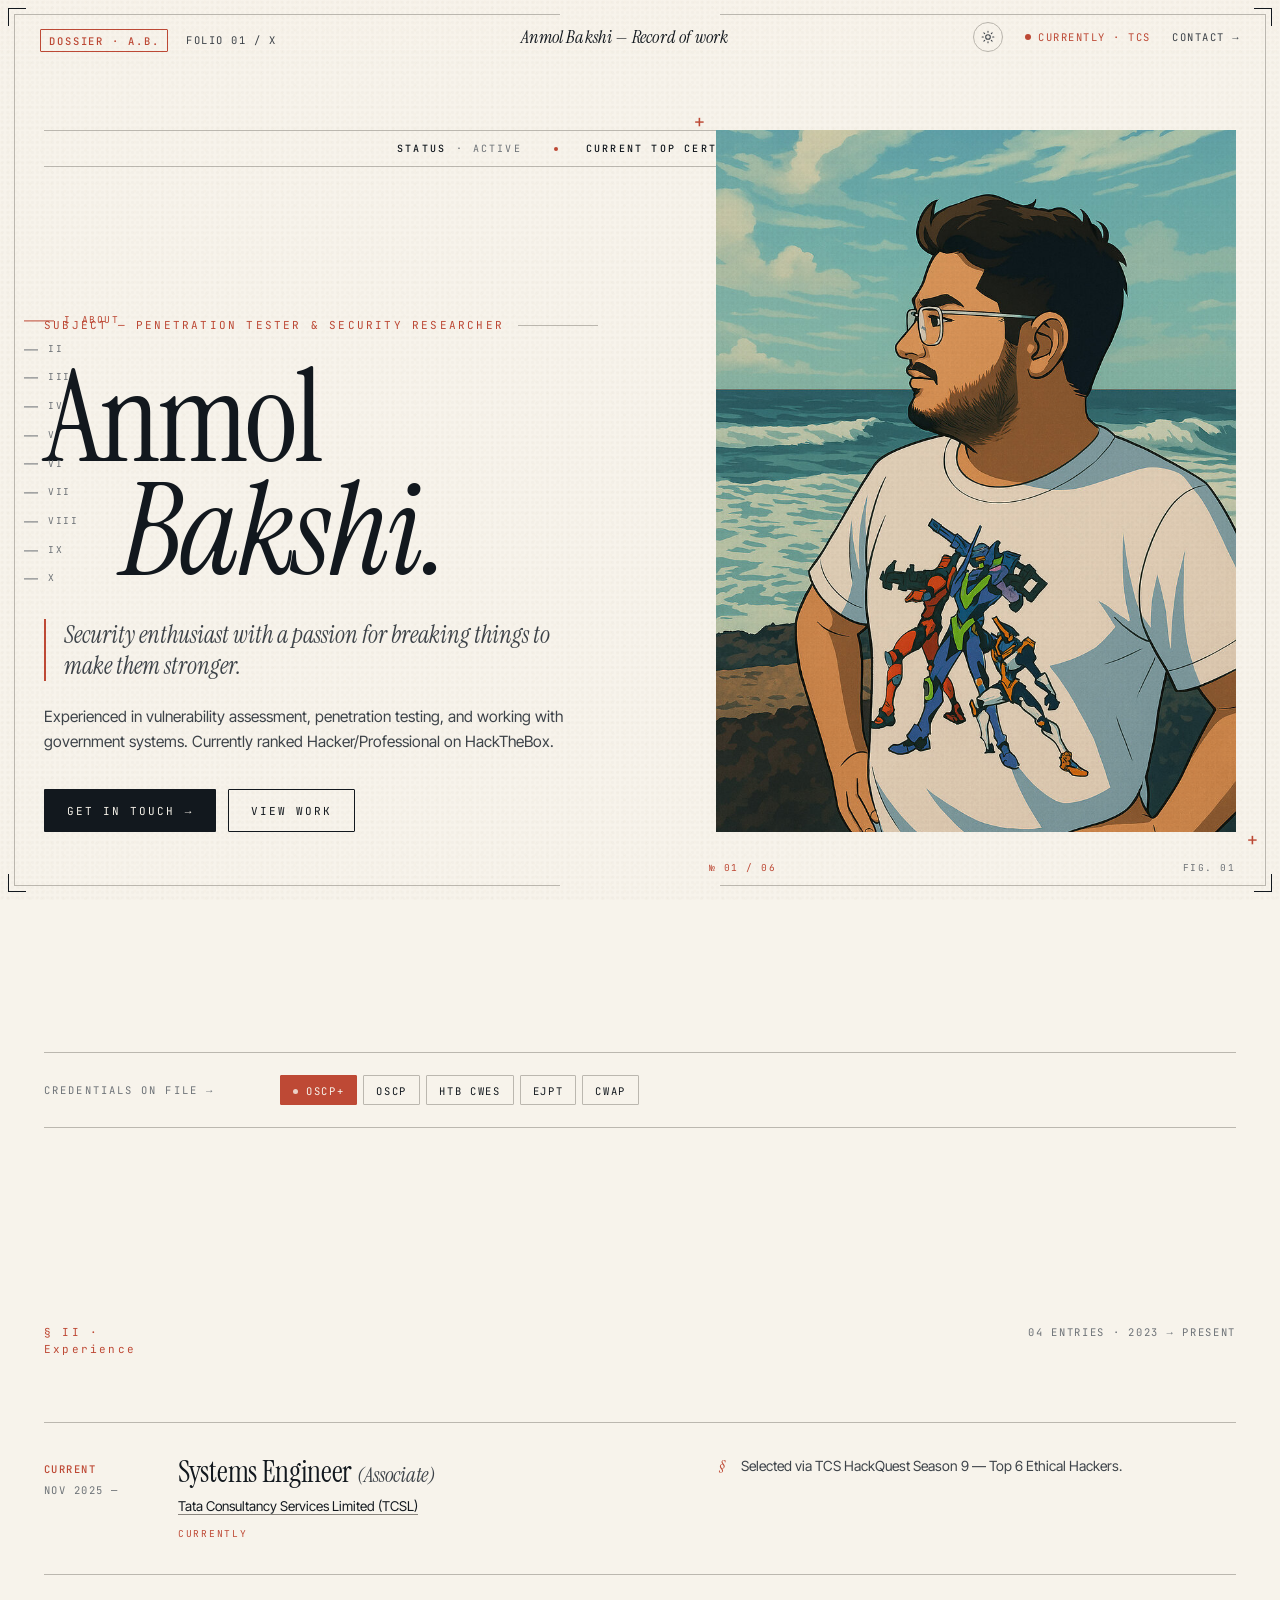
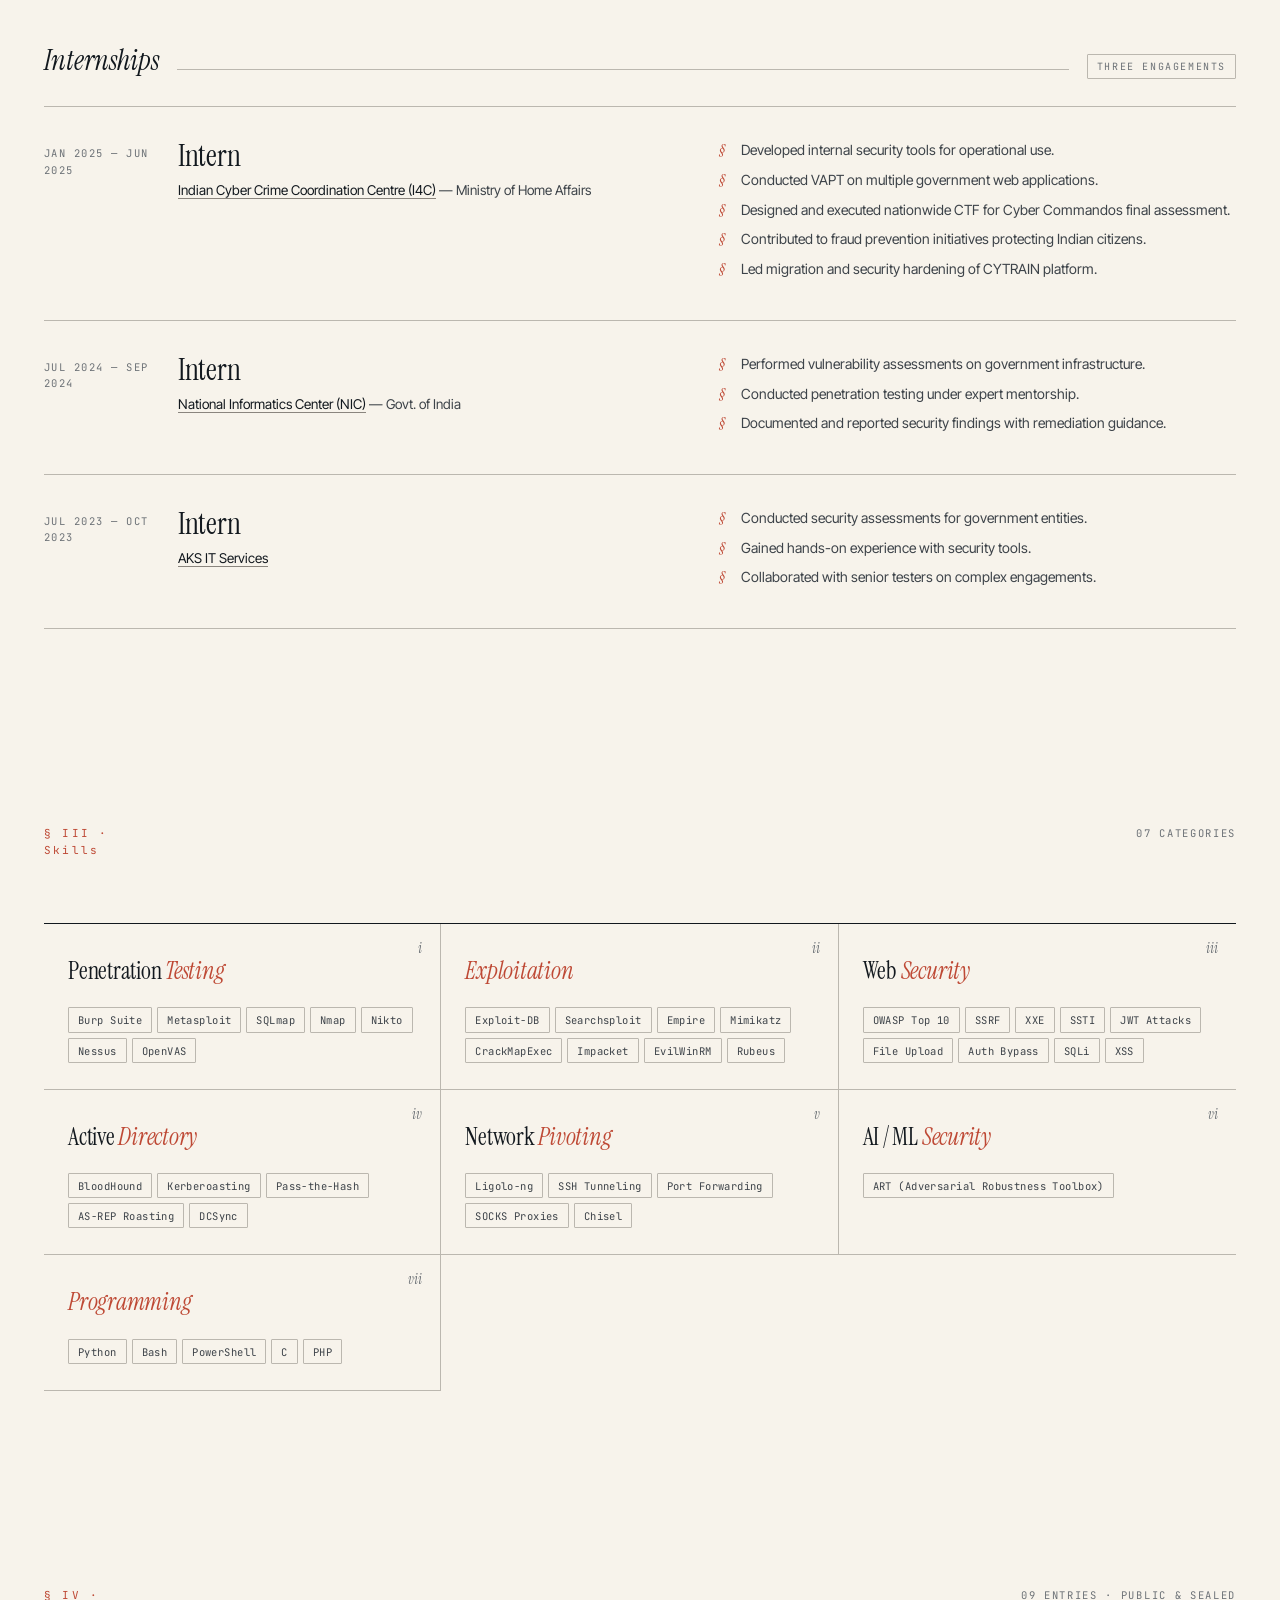
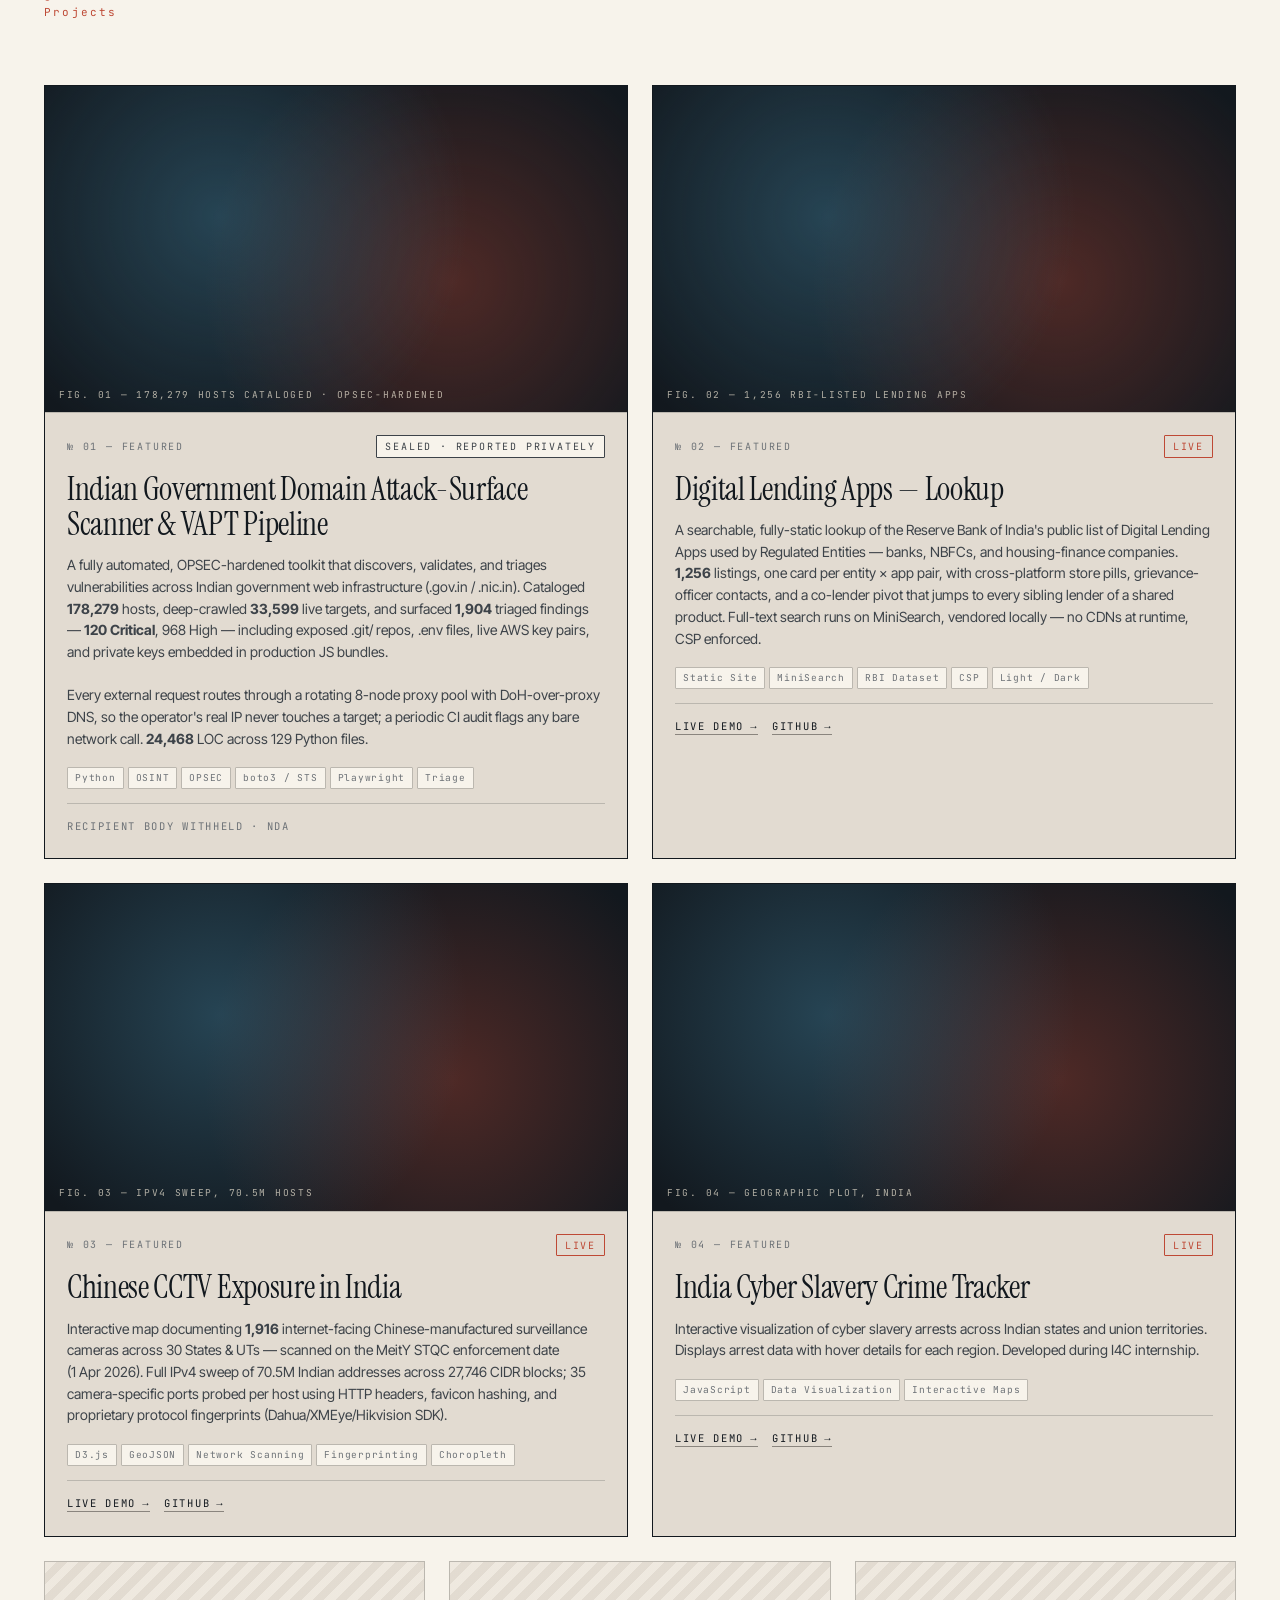
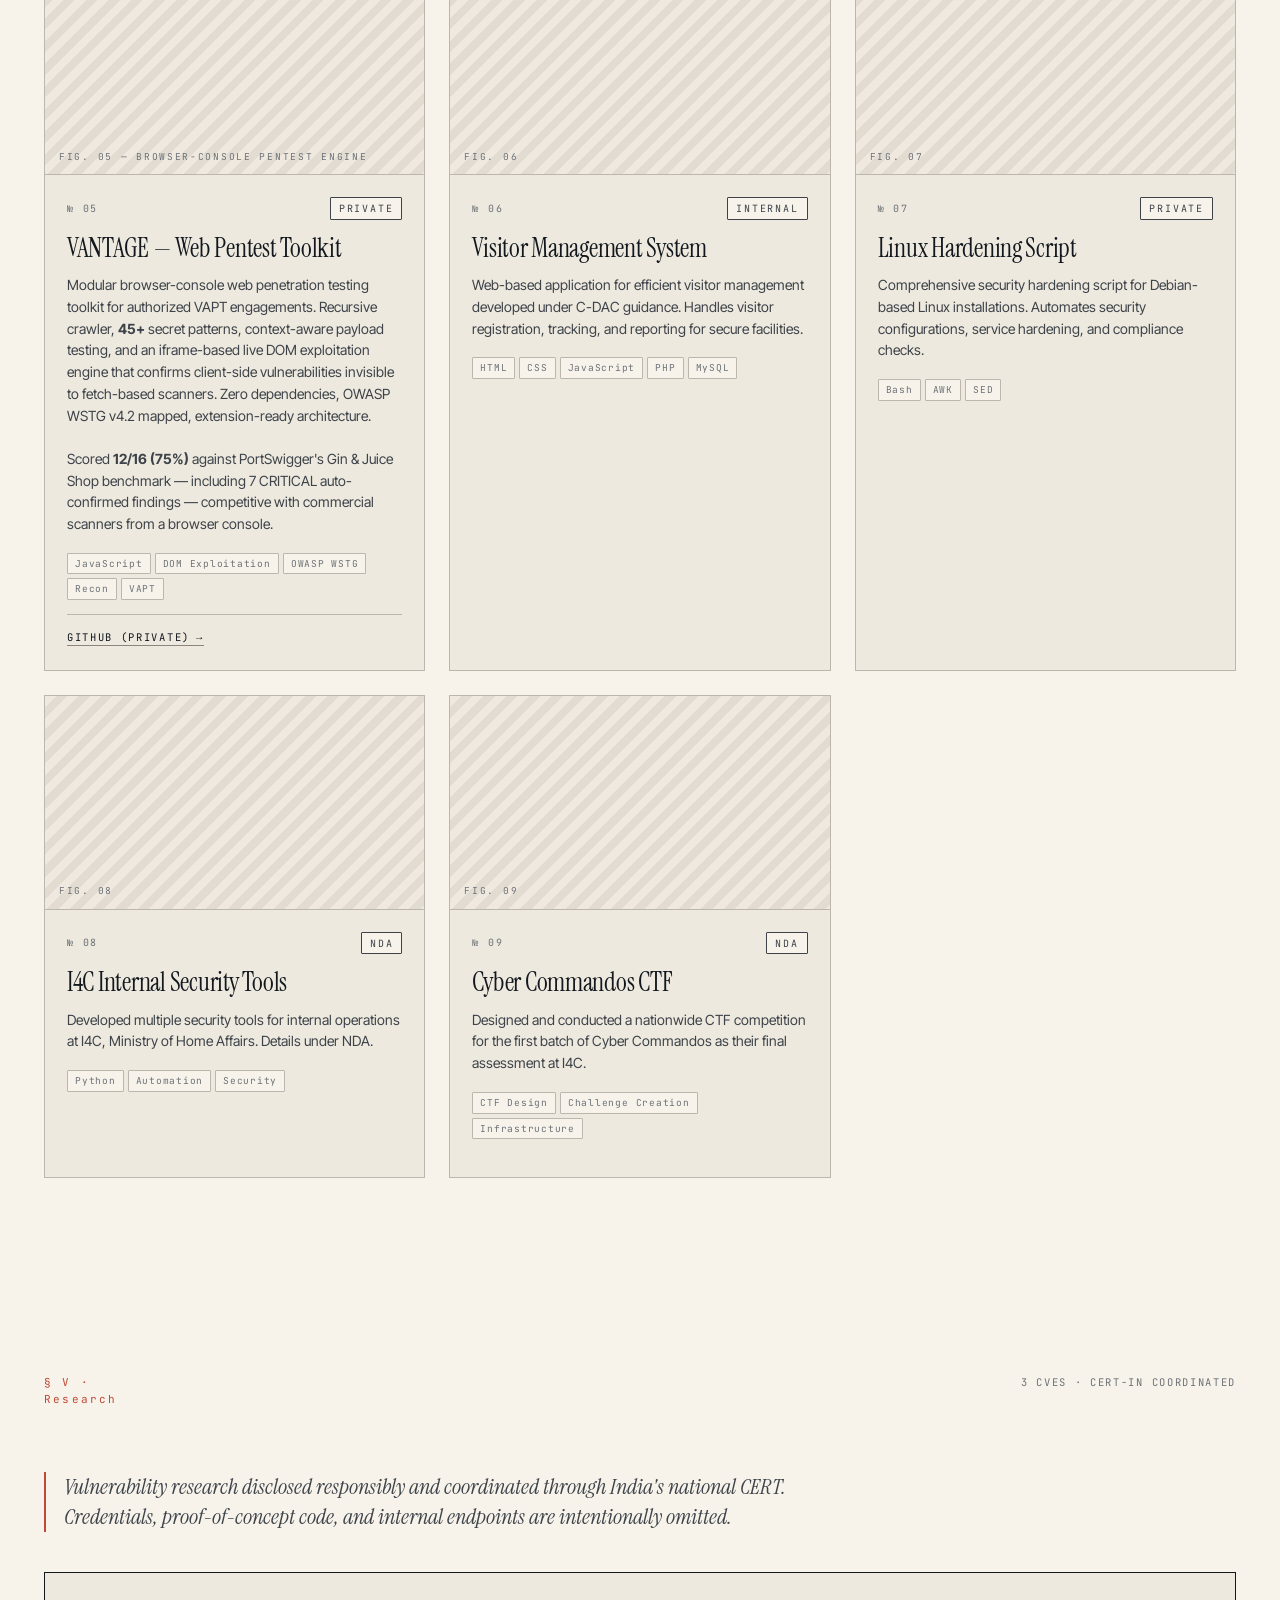
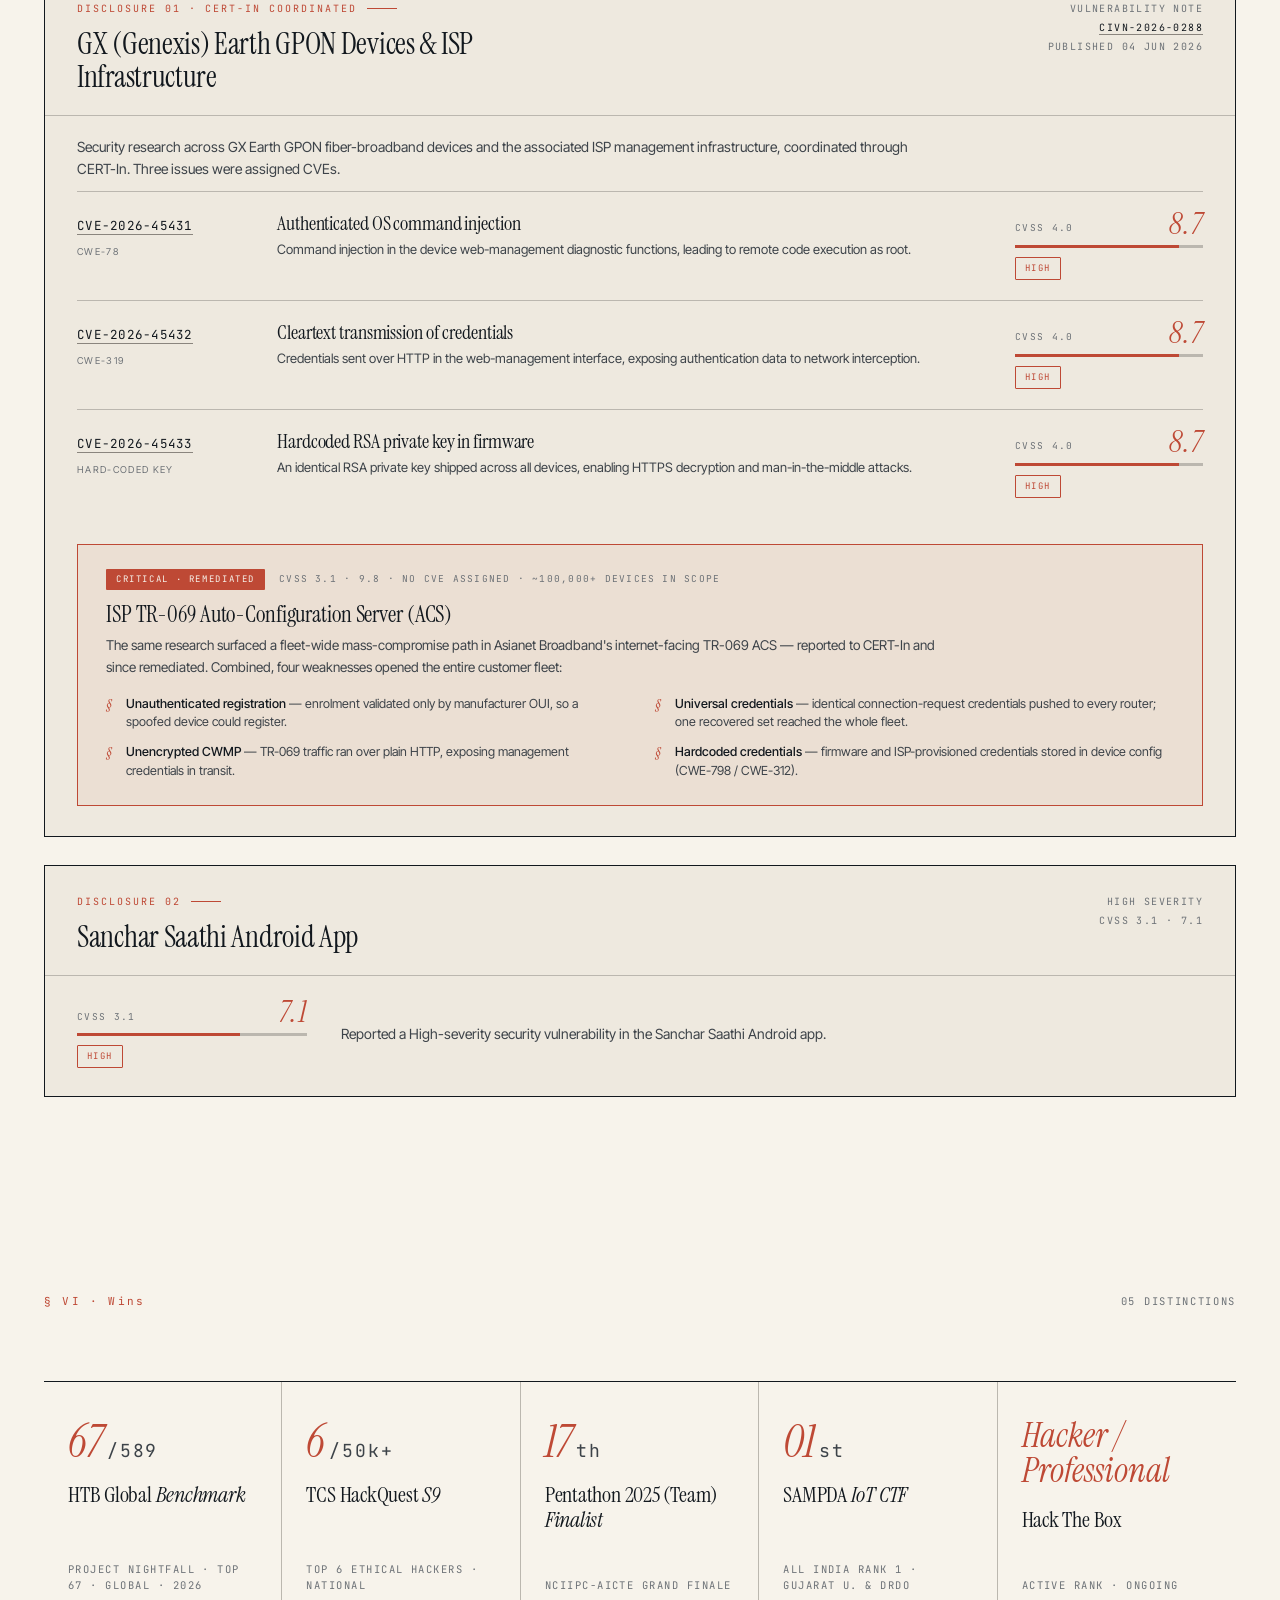
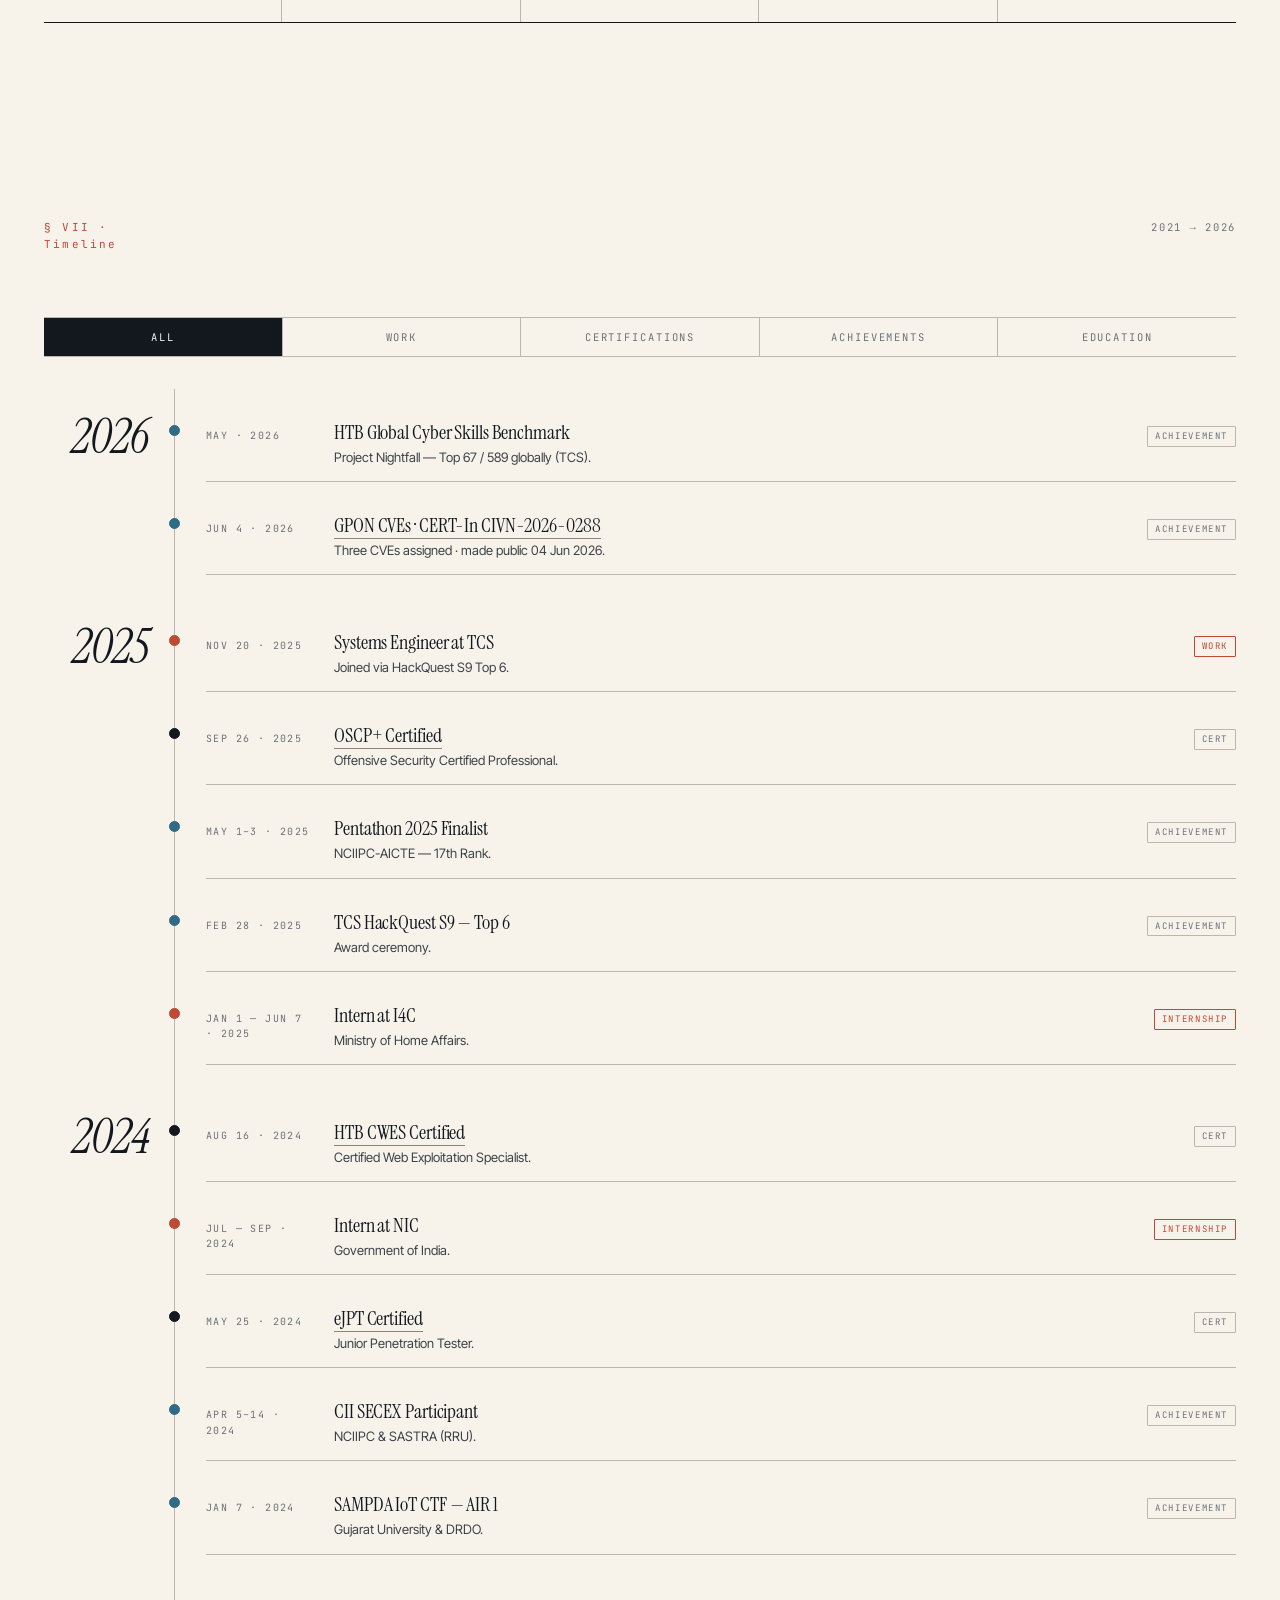
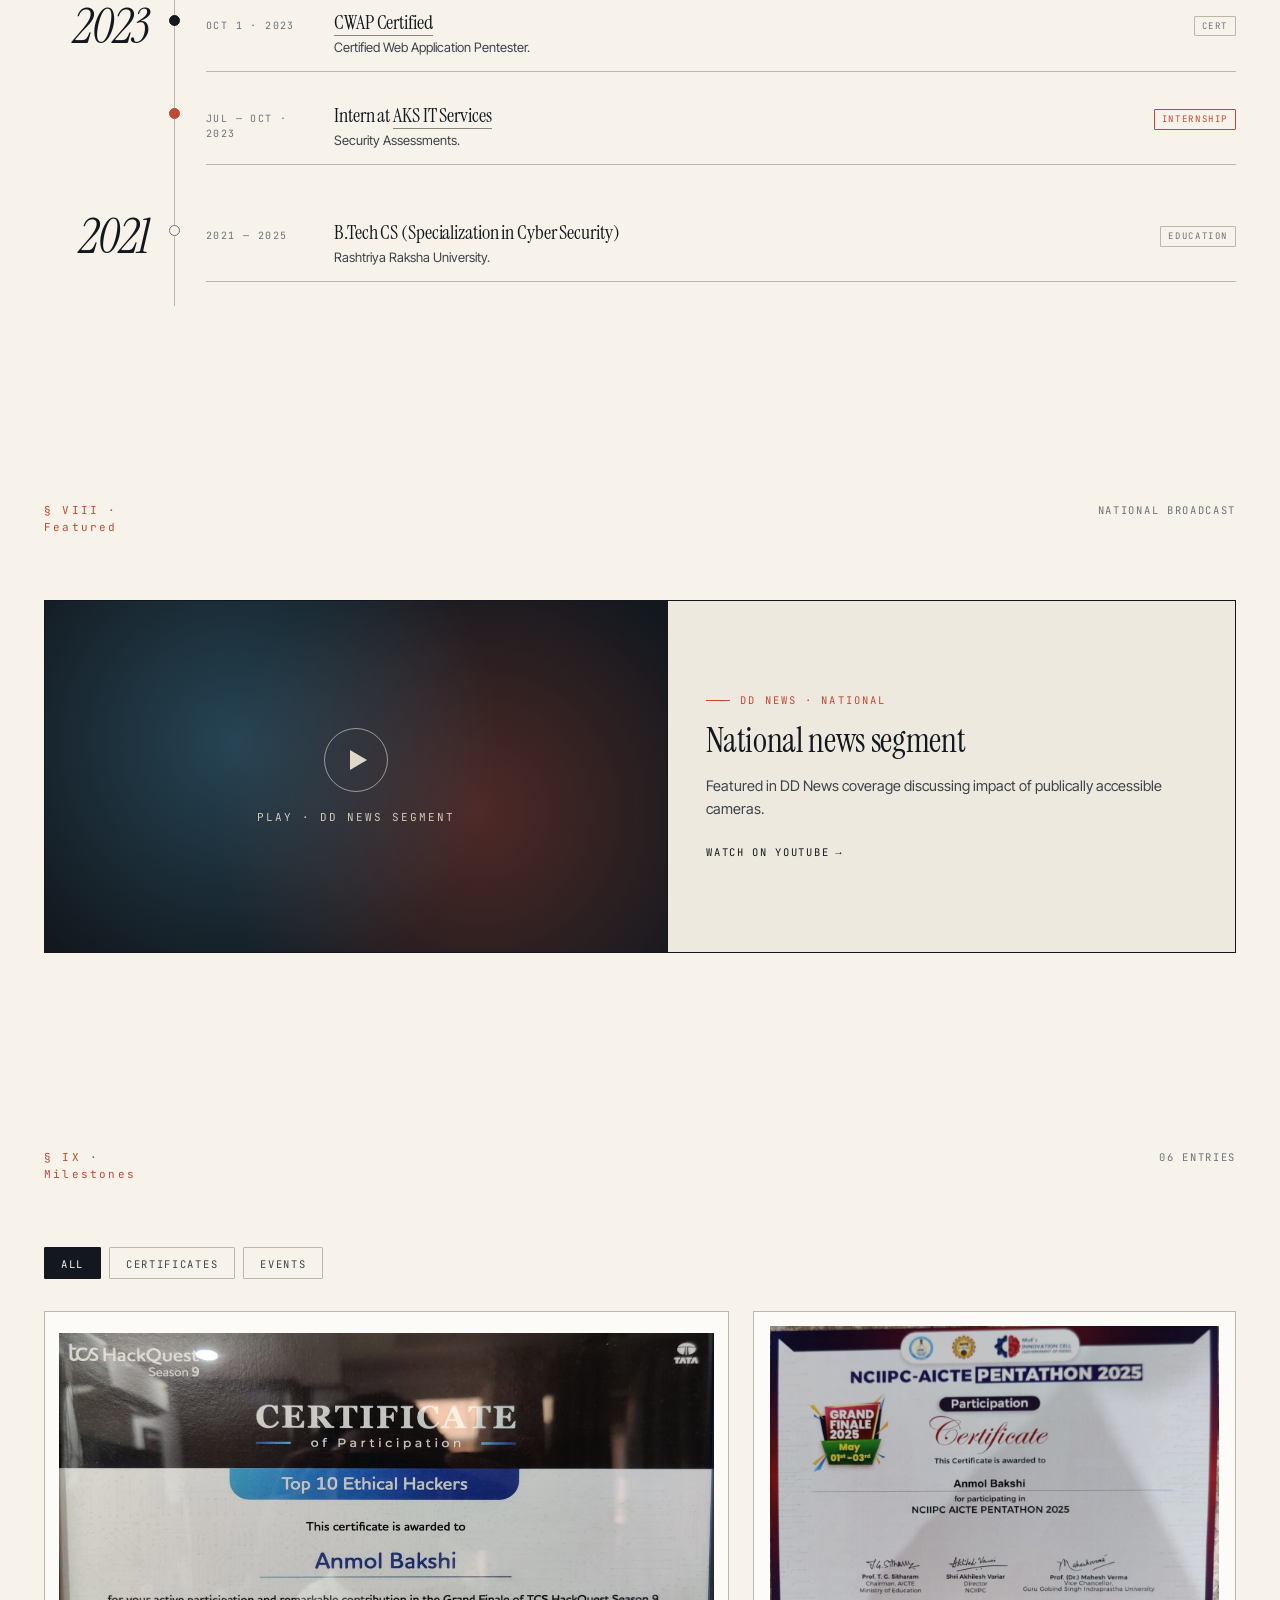
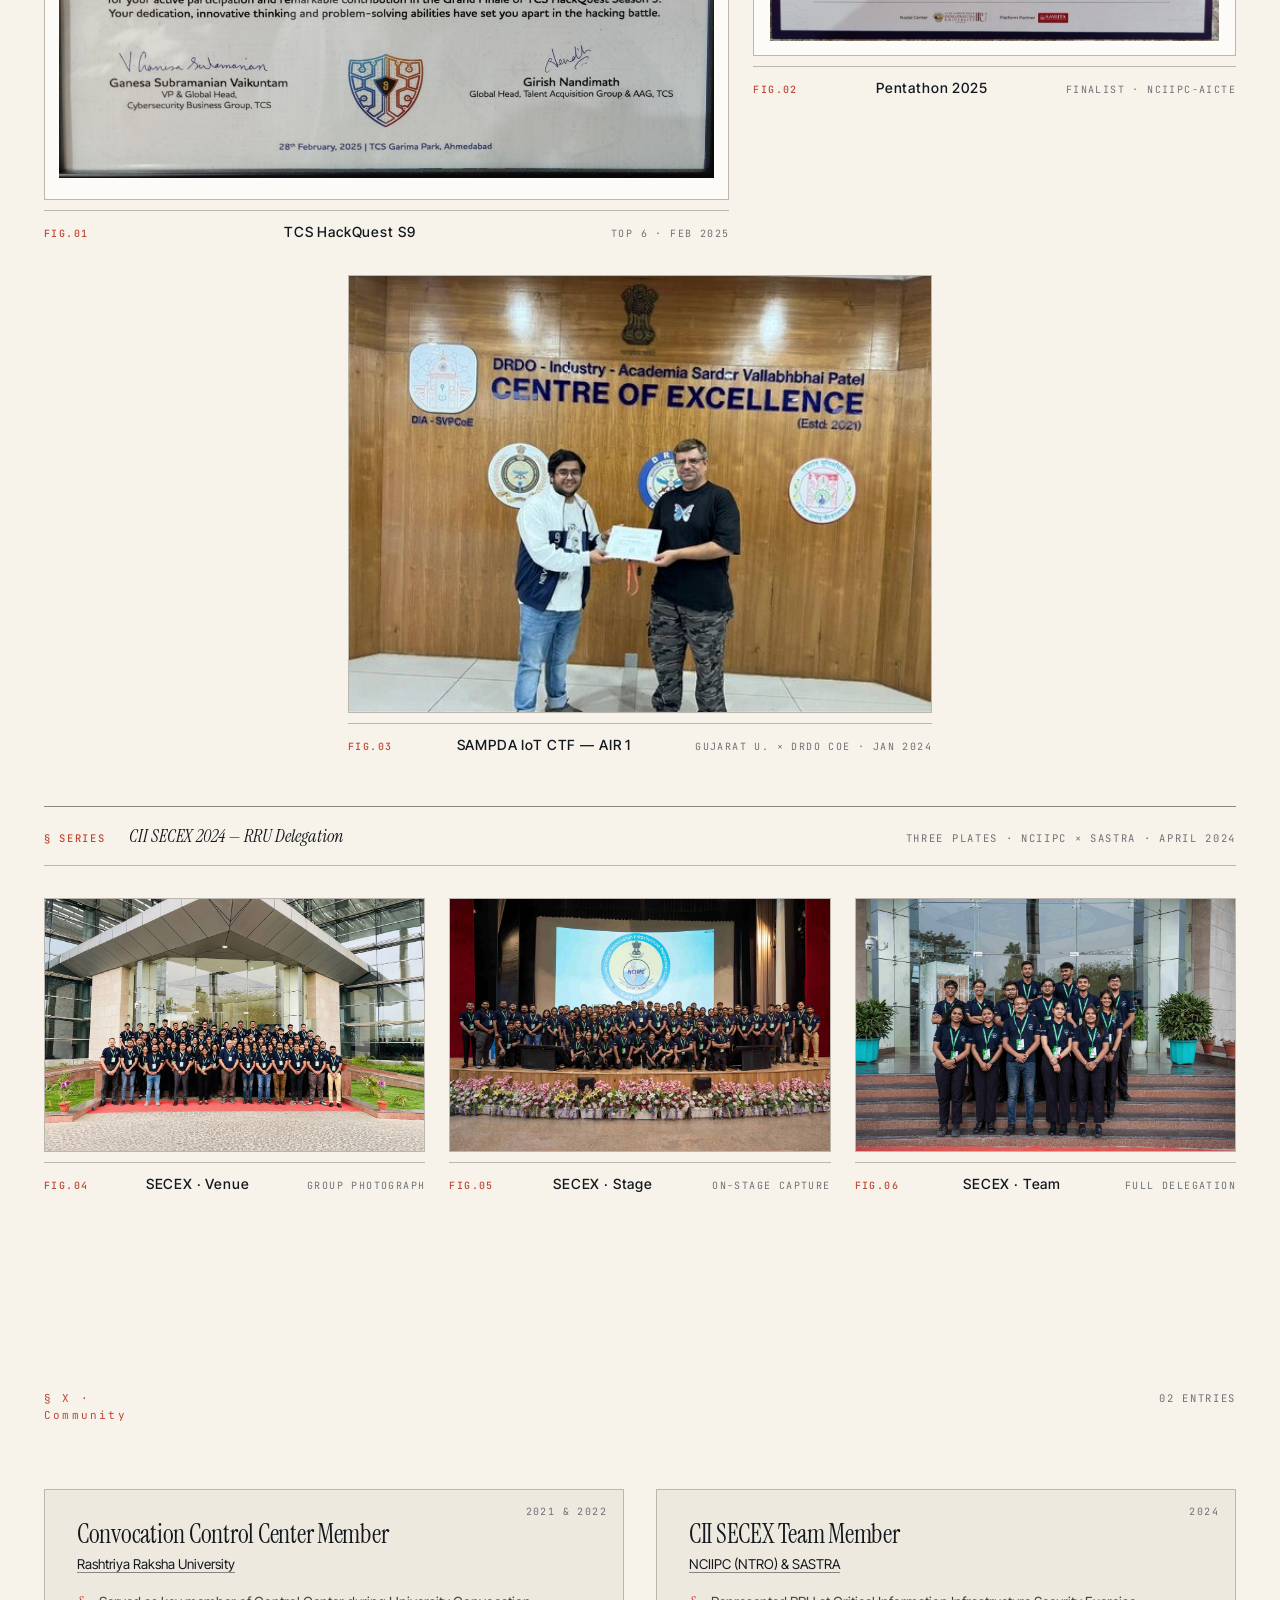
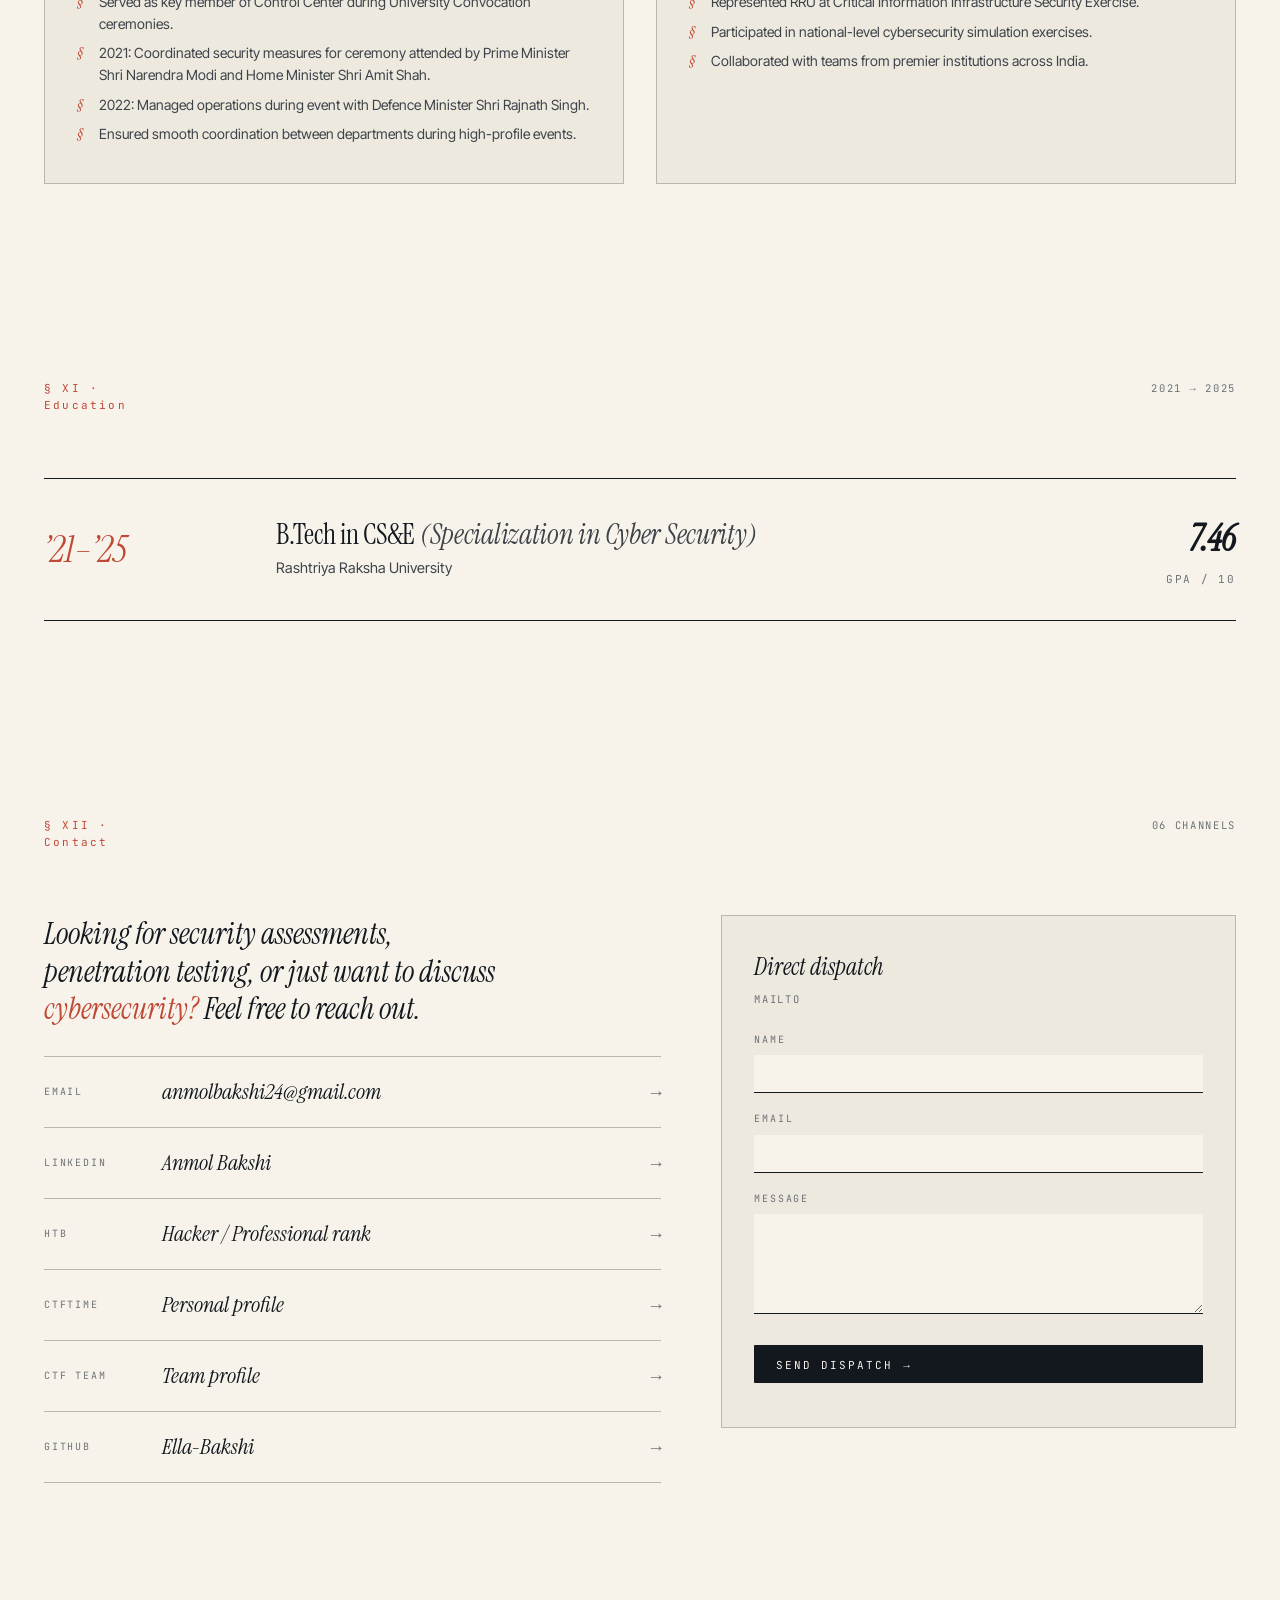
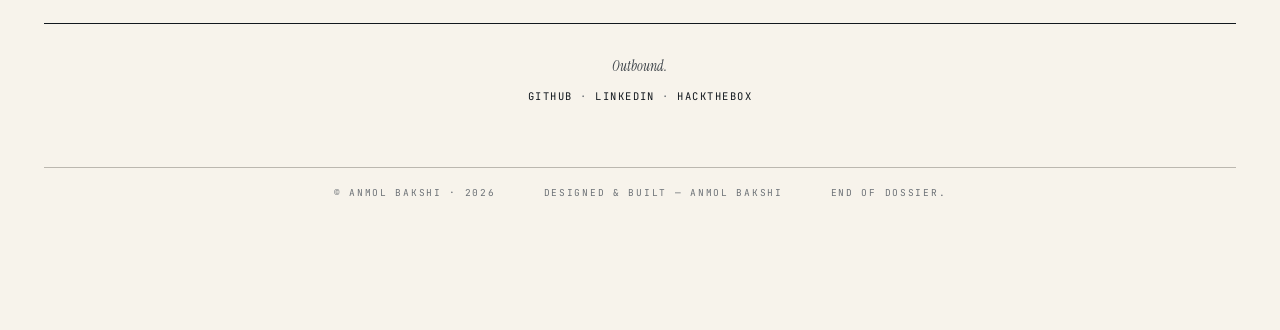
<file: index.html>
<!DOCTYPE html>
<html lang="en">
<head>
<meta charset="UTF-8" />
<meta name="viewport" content="width=device-width, initial-scale=1.0" />
<title>Anmol Bakshi — Dossier</title>

<!-- ============================================================
     SECURITY HEADERS — NOTE: a <meta> CSP cannot carry frame-ancestors (browsers ignore it there and warn in console), so it is set only in _headers; clickjacking is covered on-page by theme-init.js. X-Content-Type-Options & Permissions-Policy below take effect ONLY as real HTTP headers (see _headers, for Cloudflare Pages / Netlify).
     ============================================================ -->

<!-- Content Security Policy: lock down what can run, fetch, embed -->
<meta http-equiv="Content-Security-Policy" content="
  default-src 'none';
  script-src 'self';
  style-src  'self' 'unsafe-inline';
  font-src   'self' data:;
  img-src    'self' data: blob:;
  media-src  'self';
  frame-src  https://www.youtube-nocookie.com;
  connect-src 'self' https://web-vitals.anmolbakshi24.workers.dev;
  form-action 'self';
  base-uri    'self';
  object-src 'none';
  upgrade-insecure-requests;
" />

<!-- Force HTTPS for any requests this page tries to make -->
<meta http-equiv="X-Content-Type-Options" content="nosniff" />
<meta name="referrer" content="strict-origin-when-cross-origin" />

<!-- Permissions Policy: kill access to sensors, payment, USB, etc. -->
<meta http-equiv="Permissions-Policy"
      content="accelerometer=(), camera=(), geolocation=(), gyroscope=(), magnetometer=(), microphone=(), payment=(), usb=()" />

<!-- SEO + identity -->
<meta name="description" content="Anmol Bakshi — Cyber-security engineer. Dossier of work, projects, certifications, and engagements." />
<meta name="author" content="Anmol Bakshi" />
<meta name="robots" content="index, follow" />
<link rel="canonical" href="https://anmolbakshi.com/" />

<!-- Open Graph -->
<meta property="og:type" content="profile" />
<meta property="og:title" content="Anmol Bakshi — Dossier" />
<meta property="og:description" content="Cyber-security engineer. Record of work, projects, and engagements." />
<meta property="og:url" content="https://anmolbakshi.com/" />
<meta name="twitter:card" content="summary" />

<link href="fonts.css" rel="stylesheet" />

<!-- No-flash theme bootstrap: applies persisted/system theme before first paint -->
<script src="theme-init.js"></script>

<link rel="icon" type="image/svg+xml" href="data:image/svg+xml,%3Csvg xmlns='http://www.w3.org/2000/svg' viewBox='0 0 100 100'%3E%3Crect width='100' height='100' fill='%23f3ebd9'/%3E%3Ctext x='50' y='72' text-anchor='middle' font-family='Georgia,serif' font-style='italic' font-size='70' fill='%23241e16'%3EA%3C/text%3E%3C/svg%3E" />

<style>
:root{
  --paper:        oklch(0.965 0.012 82);
  --paper-2:      oklch(0.935 0.014 80);
  --paper-3:      oklch(0.895 0.016 78);
  --ink:          oklch(0.205 0.015 250);
  --ink-2:        oklch(0.38 0.013 250);
  --ink-3:        oklch(0.55 0.010 250);
  --rule:         oklch(0.78 0.012 80);
  --rule-strong:  oklch(0.62 0.012 80);
  --vermillion:   oklch(0.56 0.155 32);
  --vermillion-2: oklch(0.46 0.155 32);
  --ocean:        oklch(0.50 0.075 230);

  /* themed-rgb tokens (used in box-shadow/glow + lightbox scrim) */
  --vermillion-rgb: 180, 68, 30;
  --ink-rgb:        20, 18, 15;
  --paper-rgb:      243, 235, 217;

  /* paper-grain dot colors — flip in dark mode */
  --grain-1: rgba(120, 90, 40, .025);
  --grain-2: rgba(80, 60, 30, .020);
  --grain-3: rgba(0, 0, 0, .018);
  --grain-blend: multiply;
  --grain-opacity: .7;

  --serif: "Instrument Serif", "Times New Roman", serif;
  --sans:  "Inter Tight", system-ui, sans-serif;
  --mono:  "JetBrains Mono", ui-monospace, monospace;

  color-scheme: light;
}

/* ============= DARK MODE — leather-bound dossier under lamplight ============= */
:root[data-theme="dark"]{
  --paper:        oklch(0.165 0.012 250);  /* deep ink-blue paper */
  --paper-2:      oklch(0.205 0.013 250);
  --paper-3:      oklch(0.245 0.014 250);
  --ink:          oklch(0.93 0.018 82);    /* warm cream type */
  --ink-2:        oklch(0.78 0.018 82);
  --ink-3:        oklch(0.60 0.014 82);
  --rule:         oklch(0.34 0.014 250);
  --rule-strong:  oklch(0.46 0.016 250);
  --vermillion:   oklch(0.68 0.165 35);    /* brighter so it pops on dark */
  --vermillion-2: oklch(0.58 0.165 35);
  --ocean:        oklch(0.72 0.090 220);

  --vermillion-rgb: 230, 110, 70;
  --ink-rgb:        242, 232, 210;
  --paper-rgb:      22, 26, 36;

  --grain-1: rgba(255, 230, 180, .020);
  --grain-2: rgba(255, 210, 160, .016);
  --grain-3: rgba(255, 245, 220, .014);
  --grain-blend: screen;
  --grain-opacity: .55;

  color-scheme: dark;
}

*{margin:0;padding:0;box-sizing:border-box}

html{scroll-behavior:smooth}
body{
  font-family:var(--sans);
  background:var(--paper);
  color:var(--ink);
  -webkit-font-smoothing:antialiased;
  text-rendering:optimizeLegibility;
  overflow-x:hidden;
  font-size:16px;
  line-height:1.55;
  font-feature-settings:"ss01","cv11";
}

/* paper grain */
body::before{
  content:"";
  position:fixed;inset:0;
  background-image:
    radial-gradient(circle at 25% 30%, var(--grain-1) 0 1px, transparent 2px),
    radial-gradient(circle at 75% 70%, var(--grain-2) 0 1px, transparent 2px),
    radial-gradient(circle at 50% 50%, var(--grain-3) 0 1px, transparent 2px);
  background-size:7px 7px, 11px 11px, 5px 5px;
  pointer-events:none;
  z-index:9999;
  mix-blend-mode:var(--grain-blend);
  opacity:var(--grain-opacity);
}

/* selection */
::selection{background:var(--vermillion);color:var(--paper)}

/* ---------- top frame ---------- */
.frame{
  position:fixed;inset:14px;
  border:1px solid var(--rule);
  pointer-events:none;
  z-index:50;
}
.frame::before, .frame::after{
  content:"";
  position:absolute;
  background:var(--paper);
}
.frame::before{ /* top tick */
  top:-1px;left:50%;transform:translateX(-50%);
  width:160px;height:3px;
}
.frame::after{ /* bottom tick */
  bottom:-1px;left:50%;transform:translateX(-50%);
  width:160px;height:3px;
}

/* corner crops */
.crop{position:fixed;width:18px;height:18px;z-index:51;pointer-events:none}
.crop::before,.crop::after{content:"";position:absolute;background:var(--ink)}
.crop::before{width:18px;height:1px}
.crop::after{height:18px;width:1px}
.crop.tl{top:8px;left:8px}
.crop.tr{top:8px;right:8px}.crop.tr::before{right:0}.crop.tr::after{right:0}
.crop.bl{bottom:8px;left:8px}.crop.bl::before{bottom:0}.crop.bl::after{bottom:0}
.crop.br{bottom:8px;right:8px}.crop.br::before{bottom:0;right:0}.crop.br::after{bottom:0;right:0}

/* ---------- nav ---------- */
.masthead{
  position:fixed;top:0;left:0;right:0;
  padding:22px 40px 14px;
  display:flex;align-items:flex-end;justify-content:space-between;
  z-index:40;
  background:linear-gradient(to bottom, var(--paper) 60%, transparent);
  pointer-events:none;
}
.masthead > *{pointer-events:auto}

.mast-left{
  font-family:var(--mono);
  font-size:10.5px;
  letter-spacing:.14em;
  text-transform:uppercase;
  color:var(--ink-2);
  display:flex;
  gap:18px;
  align-items:center;
}
.mast-left .stamp{
  border:1px solid var(--vermillion);
  color:var(--vermillion);
  padding:3px 8px 2px;
  letter-spacing:.18em;
  font-weight:500;
  border-radius:1px;
  white-space:nowrap;
}
.mast-mid{
  font-family:var(--serif);
  font-size:18px;
  font-style:italic;
  color:var(--ink);
  letter-spacing:.01em;
}
.mast-right{
  display:flex;align-items:center;gap:22px;
  font-family:var(--mono);
  font-size:10.5px;
  letter-spacing:.14em;
  text-transform:uppercase;
  color:var(--ink-2);
}
.mast-right a{color:inherit;text-decoration:none;transition:color .2s}
.mast-right a:hover{color:var(--vermillion)}
.mast-right .live{
  display:inline-flex;align-items:center;gap:7px;
  color:var(--vermillion);
}
.mast-right .live::before{
  content:"";width:6px;height:6px;border-radius:50%;
  background:var(--vermillion);box-shadow:0 0 0 0 var(--vermillion);
  animation:pulse 1.6s ease-out infinite;
}
@keyframes pulse{
  0%{box-shadow:0 0 0 0 rgba(var(--vermillion-rgb),.55)}
  70%{box-shadow:0 0 0 10px rgba(var(--vermillion-rgb),0)}
  100%{box-shadow:0 0 0 0 rgba(var(--vermillion-rgb),0)}
}

/* ---------- theme toggle ---------- */
.theme-toggle{
  width:30px;height:30px;
  display:inline-flex;align-items:center;justify-content:center;
  border:1px solid var(--rule);
  background:transparent;
  color:var(--ink-2);
  cursor:pointer;
  border-radius:50%;
  transition:color .2s, border-color .2s, background .2s, transform .2s;
  flex-shrink:0;
  -webkit-tap-highlight-color:transparent;
}
.theme-toggle:hover{
  color:var(--vermillion);
  border-color:var(--vermillion);
  transform:rotate(15deg);
}
.theme-toggle svg{width:14px;height:14px;display:block}
.theme-toggle .icon-moon{display:none}
.theme-toggle .icon-sun{display:block}
:root[data-theme="dark"] .theme-toggle .icon-moon{display:block}
:root[data-theme="dark"] .theme-toggle .icon-sun{display:none}

/* section index */
.indexer{
  position:fixed;
  top:50%;
  left:24px;
  transform:translateY(-50%);
  z-index:30;
  display:flex;flex-direction:column;gap:14px;
  font-family:var(--mono);
  font-size:9.5px;
  letter-spacing:.16em;
  text-transform:uppercase;
}
.indexer a{
  color:var(--ink-3);
  text-decoration:none;
  display:flex;align-items:center;gap:10px;
  transition:color .25s;
}
.indexer a::before{
  content:"";
  width:14px;height:1px;background:var(--ink-3);
  transition:width .25s, background .25s;
}
.indexer a:hover, .indexer a.is-active{color:var(--vermillion)}
.indexer a:hover::before, .indexer a.is-active::before{
  background:var(--vermillion);
  width:30px;
}
.indexer .label{opacity:0;transition:opacity .25s}
.indexer a:hover .label, .indexer a.is-active .label{opacity:1}

/* ---------- main column ---------- */
main{
  max-width:1320px;
  margin:0 auto;
  padding:0 60px 80px;
}

/* ===== hero ===== */
.hero{
  min-height:100vh;
  padding:130px 0 80px;
  display:grid;
  grid-template-columns: 1.15fr 1fr;
  gap:60px;
  align-items:end;
  position:relative;
}

.hero-meta{
  position:absolute;
  top:130px;left:0;right:0;
  display:flex;
  justify-content:center;
  gap:64px;
  font-family:var(--mono);
  font-size:10px;
  letter-spacing:.22em;
  text-transform:uppercase;
  color:var(--ink-3);
  border-top:1px solid var(--rule);
  border-bottom:1px solid var(--rule);
  padding:10px 0 9px;
}
.hero-meta span{
  display:inline-flex;
  align-items:center;
  gap:10px;
}
.hero-meta span + span{
  position:relative;
}
.hero-meta span + span::before{
  content:"";
  position:absolute;
  left:-32px;
  top:50%;
  transform:translateY(-50%);
  width:4px;height:4px;
  background:var(--vermillion);
  border-radius:50%;
}
.hero-meta span b{color:var(--ink);font-weight:500}

.hero-left{padding-top:64px}
.kicker{
  font-family:var(--mono);
  font-size:11px;
  letter-spacing:.2em;
  text-transform:uppercase;
  color:var(--vermillion);
  display:flex;align-items:center;gap:14px;
  margin-bottom:28px;
}
.kicker::after{
  content:"";flex:1;height:1px;background:var(--rule);max-width:80px;
}

.hero h1{
  font-family:var(--serif);
  font-weight:400;
  font-size: clamp(72px, 11vw, 168px);
  line-height:.88;
  letter-spacing:-.02em;
  color:var(--ink);
  margin-bottom:8px;
}
.hero h1 .row1{display:block}
.hero h1 .row2{display:block;font-style:italic;padding-left:.6em}
.hero .standfirst{
  font-family:var(--serif);
  font-style:italic;
  font-size:24px;
  line-height:1.3;
  color:var(--ink-2);
  max-width:540px;
  margin-top:32px;
  border-left:2px solid var(--vermillion);
  padding-left:18px;
}
.hero .lede{
  font-size:15.5px;
  color:var(--ink-2);
  max-width:520px;
  margin-top:24px;
  line-height:1.6;
}

.hero-cta{
  margin-top:34px;
  display:flex;gap:12px;flex-wrap:wrap;align-items:center;
}
.btn{
  font-family:var(--mono);
  font-size:11px;
  letter-spacing:.18em;
  text-transform:uppercase;
  padding:13px 22px 11px;
  border-radius:1px;
  text-decoration:none;
  transition:all .25s ease;
  display:inline-flex;align-items:center;gap:10px;
  cursor:pointer;
  border:1px solid transparent;
}
.btn-primary{
  background:var(--ink);
  color:var(--paper);
}
.btn-primary:hover{background:var(--vermillion)}
.btn-primary .arr{transition:transform .25s}
.btn-primary:hover .arr{transform:translateX(4px)}
.btn-ghost{
  border-color:var(--ink);
  color:var(--ink);
}
.btn-ghost:hover{background:var(--ink);color:var(--paper)}

/* hero portrait */
.hero-right{position:relative;align-self:end}
.portrait-wrap{
  position:relative;
  width:100%;
  aspect-ratio: 4/5.4;
  max-width:520px;
  margin-left:auto;
  background:var(--paper-2);
}
.portrait-wrap img{
  width:100%;height:100%;
  object-fit:cover;
  display:block;
  filter: contrast(1.02) saturate(.97);
}
.portrait-wrap::before{ /* registration tick */
  content:"+";
  position:absolute;top:-22px;left:-22px;
  font-family:var(--mono);font-size:18px;color:var(--vermillion);
}
.portrait-wrap::after{
  content:"+";
  position:absolute;bottom:-22px;right:-22px;
  font-family:var(--mono);font-size:18px;color:var(--vermillion);
}
.plate-caption{
  position:absolute;
  bottom:-44px;left:0;right:0;
  display:flex;justify-content:space-between;
  font-family:var(--mono);
  font-size:9.5px;letter-spacing:.16em;text-transform:uppercase;
  color:var(--ink-3);
}
.plate-caption .num{color:var(--vermillion)}

/* dossier number — big abstract decoration */
.dossier-no{
  position:absolute;
  right:-12px;top:64px;
  font-family:var(--serif);
  font-size:18px;
  font-style:italic;
  color:var(--ink-3);
  text-align:right;
  line-height:1.4;
}
.dossier-no b{
  display:block;
  font-style:normal;
  font-family:var(--mono);
  font-size:11px;
  letter-spacing:.2em;
  color:var(--ink);
  margin-bottom:6px;
}

/* ---------- section header ---------- */
.section{
  padding:130px 0 0;
  position:relative;
  scroll-margin-top:80px;
}
.section-head{
  display:grid;
  grid-template-columns:120px 1fr auto;
  gap:32px;
  align-items:baseline;
  border-top:1px solid var(--ink);
  padding-top:18px;
  margin-bottom:64px;
}
.section-num{
  font-family:var(--mono);
  font-size:11px;
  letter-spacing:.2em;
  color:var(--vermillion);
}
.section-title{
  font-family:var(--serif);
  font-size:clamp(40px, 5.5vw, 72px);
  font-weight:400;
  letter-spacing:-.015em;
  line-height:1;
  color:var(--ink);
}
.section-title em{font-style:italic;color:var(--ink-2)}
.section-meta{
  font-family:var(--mono);
  font-size:10.5px;
  letter-spacing:.16em;
  text-transform:uppercase;
  color:var(--ink-3);
  text-align:right;
  white-space:nowrap;
}

/* ---------- credentials strip (under hero) ---------- */
.creds{
  margin-top:140px;
  border-top:1px solid var(--rule);
  border-bottom:1px solid var(--rule);
  padding:22px 0;
  display:grid;
  grid-template-columns: 200px 1fr;
  gap:36px;
  align-items:center;
}
.creds-label{
  font-family:var(--mono);
  font-size:10.5px;
  letter-spacing:.2em;
  text-transform:uppercase;
  color:var(--ink-3);
}
.creds-list{
  display:flex;flex-wrap:wrap;gap:6px;
}
.cred{
  font-family:var(--mono);
  font-size:10.5px;
  letter-spacing:.16em;
  text-transform:uppercase;
  padding:7px 12px 5px;
  text-decoration:none;
  color:var(--ink);
  border:1px solid var(--rule);
  background:transparent;
  transition:all .2s ease;
  display:inline-flex;align-items:center;gap:8px;
  border-radius:1px;
}
.cred:hover{
  border-color:var(--ink);
  background:var(--ink);
  color:var(--paper);
}
.cred.is-primary{
  background:var(--vermillion);
  color:var(--paper);
  border-color:var(--vermillion);
}
.cred.is-primary:hover{background:var(--ink);border-color:var(--ink)}
.cred .dot{width:5px;height:5px;border-radius:50%;background:currentColor;opacity:.8}

/* ---------- experience ---------- */
.work-list{
  display:flex;flex-direction:column;
}
.work-row{
  display:grid;
  grid-template-columns: 130px 1fr 1fr;
  gap:32px;
  padding:32px 0;
  border-top:1px solid var(--rule);
  position:relative;
  transition:
    background .55s cubic-bezier(.2,.7,.2,1),
    padding .55s cubic-bezier(.2,.7,.2,1),
    box-shadow .55s cubic-bezier(.2,.7,.2,1),
    border-color .55s cubic-bezier(.2,.7,.2,1);
}
.work-row:last-child{border-bottom:1px solid var(--rule)}
.work-row:hover{
  background:var(--paper-2);
  padding-left:18px;padding-right:18px;
  border-top-color: var(--ink-2);
  box-shadow: 0 1px 0 0 var(--ink-2);
}
.work-row + .work-row:hover{border-top-color: var(--ink-2)}
.work-row::before{
  content:"";
  position:absolute;left:-2px;top:50%;
  width:8px;height:8px;background:var(--vermillion);
  border-radius:50%;
  opacity:0;transform:translateY(-50%) scale(.4);
  transition:
    opacity .55s cubic-bezier(.2,.7,.2,1),
    transform .55s cubic-bezier(.2,.7,.2,1),
    left .55s cubic-bezier(.2,.7,.2,1);
}
.work-row:hover::before{
  opacity:1;
  left:-18px;
  transform:translateY(-50%) scale(1);
}

/* smooth interior transitions so children don't jump */
.work-row .work-date,
.work-row .work-main,
.work-row .work-bullets{
  transition: color .55s cubic-bezier(.2,.7,.2,1), transform .55s cubic-bezier(.2,.7,.2,1);
}

.work-date{
  font-family:var(--mono);
  font-size:10.5px;
  letter-spacing:.14em;
  text-transform:uppercase;
  color:var(--ink-3);
  padding-top:6px;
}
.work-date b{color:var(--vermillion);font-weight:500;display:block;margin-bottom:4px}
.work-main h3{
  font-family:var(--serif);
  font-size:30px;
  font-weight:400;
  line-height:1.1;
  color:var(--ink);
  margin-bottom:8px;
  letter-spacing:-.01em;
}
.work-main h3 em{font-style:italic;color:var(--ink-2);font-size:.7em}
.work-org{
  font-family:var(--sans);
  font-size:13.5px;
  color:var(--ink-2);
  margin-bottom:0;
}
.work-org a{color:var(--ink);text-decoration:none;border-bottom:1px solid var(--rule-strong);transition:border-color .2s}
.work-org a:hover{border-color:var(--vermillion);color:var(--vermillion)}

/* in-content links: inherit color, subtle hover */
.tl-body a,
.work-bullets a,
.edu-main a,
.proj-body a,
.media-info a:not(.proj-link),
.contact-form a,
.section-meta a{
  color:inherit;
  text-decoration:none;
  border-bottom:1px solid var(--rule-strong);
  transition:border-color .2s, color .2s;
}
.tl-body a:hover,
.work-bullets a:hover,
.edu-main a:hover,
.proj-body a:hover,
.media-info a:not(.proj-link):hover,
.contact-form a:hover,
.section-meta a:hover{
  color:var(--vermillion);
  border-color:var(--vermillion);
}

.work-bullets{
  list-style:none;
  font-size:14px;
  color:var(--ink-2);
  line-height:1.55;
}
.work-bullets li{
  position:relative;
  padding-left:22px;
  margin-bottom:8px;
}
.work-bullets li::before{
  content:"§";
  position:absolute;left:0;top:-1px;
  font-family:var(--serif);font-style:italic;
  color:var(--vermillion);font-size:16px;
}

.work-status{
  font-family:var(--mono);
  font-size:9.5px;letter-spacing:.18em;text-transform:uppercase;
  color:var(--vermillion);
  margin-top:10px;
}

/* sub-divider */
.sub-rule{
  margin:64px 0 24px;
  display:flex;align-items:baseline;gap:18px;
}
.sub-rule h3{
  font-family:var(--serif);
  font-style:italic;
  font-weight:400;
  font-size:28px;
  color:var(--ink);
}
.sub-rule .line{
  flex:1;height:1px;background:var(--rule);
}
.sub-rule .tag{
  font-family:var(--mono);font-size:10px;letter-spacing:.16em;
  text-transform:uppercase;color:var(--ink-3);
}

/* ---------- skills ---------- */
.skills{
  display:grid;
  grid-template-columns: repeat(12, 1fr);
  gap:0;
  border-top:1px solid var(--ink);
}
.skill-cell{
  grid-column: span 4;
  padding:28px 24px 26px;
  border-bottom:1px solid var(--rule);
  border-right:1px solid var(--rule);
  position:relative;
  transition:background .25s;
}
.skill-cell:hover{background:var(--paper-2)}
.skill-cell:nth-child(3n){border-right:none}
.skill-cell .roman{
  position:absolute;top:14px;right:18px;
  font-family:var(--serif);
  font-style:italic;
  font-size:14px;
  color:var(--ink-3);
}
.skill-cell h4{
  font-family:var(--serif);
  font-weight:400;
  font-size:24px;
  letter-spacing:-.01em;
  margin-bottom:18px;
  color:var(--ink);
}
.skill-cell h4 em{font-style:italic;color:var(--vermillion)}
.skill-tags{display:flex;flex-wrap:wrap;gap:5px}
.tag{
  font-family:var(--mono);
  font-size:10.5px;
  letter-spacing:.04em;
  padding:4px 9px 3px;
  background:var(--paper);
  border:1px solid var(--rule);
  color:var(--ink-2);
  border-radius:1px;
  transition:all .2s;
}
.skill-cell:hover .tag{background:var(--paper-3)}
.tag:hover{border-color:var(--ink);color:var(--ink)}

/* ---------- projects: editorial three-column ---------- */
.projects{
  display:grid;
  grid-template-columns: repeat(12,1fr);
  gap:24px;
}
.proj{
  grid-column: span 4;
  display:flex;flex-direction:column;
  padding:0;
  background:var(--paper-2);
  border:1px solid var(--rule);
  position:relative;
  transition:transform .35s ease, border-color .25s;
}
.proj.feat{
  grid-column: span 6;
  background:var(--paper-3);
  border-color:var(--ink);
}
.proj:hover{
  transform:translateY(-4px);
  border-color:var(--ink);
}
.proj-plate{
  aspect-ratio:16/9;
  background:
    repeating-linear-gradient(135deg,
      var(--paper-2) 0 8px,
      var(--paper-3) 8px 16px);
  position:relative;
  overflow:hidden;
  border-bottom:1px solid var(--rule);
}
.proj.feat .proj-plate{
  background:
    radial-gradient(circle at 30% 40%, oklch(0.55 0.075 230 / .45), transparent 55%),
    radial-gradient(circle at 70% 60%, oklch(0.56 0.155 32 / .35), transparent 55%),
    oklch(0.205 0.015 250);  /* always deep midnight, even in dark mode */
}
.proj-plate-label{
  position:absolute;bottom:10px;left:14px;
  font-family:var(--mono);
  font-size:9.5px;letter-spacing:.18em;text-transform:uppercase;
  color:var(--ink-3);
}
.proj.feat .proj-plate-label{color:rgba(var(--paper-rgb),.7)}

.proj-body{padding:22px 22px 24px}
.proj-meta{
  display:flex;justify-content:space-between;align-items:center;
  font-family:var(--mono);
  font-size:10px;letter-spacing:.18em;text-transform:uppercase;
  color:var(--ink-3);
  margin-bottom:14px;
}
.proj-status{
  padding:3px 8px 2px;
  border:1px solid var(--rule);
  border-radius:1px;
}
.proj-status.live{color:var(--vermillion);border-color:var(--vermillion)}
.proj-status.nda{color:var(--ink-2);border-color:var(--ink-2);background:var(--paper)}
.proj h4{
  font-family:var(--serif);
  font-weight:400;
  font-size:26px;
  letter-spacing:-.01em;
  line-height:1.1;
  margin-bottom:12px;
  color:var(--ink);
}
.proj.feat h4{font-size:32px}
.proj-desc{
  font-size:14px;
  color:var(--ink-2);
  line-height:1.55;
  margin-bottom:18px;
}
.proj-tech{
  display:flex;flex-wrap:wrap;gap:4px;
  margin-bottom:14px;
}
.proj-tech span{
  font-family:var(--mono);
  font-size:9.5px;
  letter-spacing:.08em;
  padding:3px 7px 2px;
  background:var(--paper);
  border:1px solid var(--rule);
  color:var(--ink-3);
  border-radius:1px;
}
.proj-links{
  display:flex;gap:14px;
  padding-top:14px;
  border-top:1px solid var(--rule);
}
.proj-link{
  font-family:var(--mono);
  font-size:10.5px;letter-spacing:.16em;text-transform:uppercase;
  color:var(--ink);
  text-decoration:none;
  display:inline-flex;align-items:center;gap:6px;
  transition:color .2s;
}
.proj-link:hover{color:var(--vermillion)}
.proj-link .arr{
  display:inline-block;transition:transform .25s;
}
.proj-link:hover .arr{transform:translateX(4px)}

/* ---------- research & CVE ---------- */
.research{ display:flex; flex-direction:column; gap:28px; }
.research-lede{
  font-family:var(--serif); font-style:italic; font-size:22px; line-height:1.35;
  color:var(--ink-2); max-width:780px; margin-bottom:40px;
  border-left:2px solid var(--vermillion); padding-left:18px;
}
.case-file{
  border:1px solid var(--ink);
  background:var(--paper-2);
  position:relative;
}
.case-file-head{
  display:grid; grid-template-columns:1fr auto; gap:18px 32px; align-items:baseline;
  padding:26px 32px 22px;
  border-bottom:1px solid var(--rule);
}
.case-no{
  font-family:var(--mono); font-size:10px; letter-spacing:.2em; text-transform:uppercase;
  color:var(--vermillion); margin-bottom:12px; display:flex; align-items:center; gap:10px;
}
.case-no::after{ content:""; width:30px; height:1px; background:var(--vermillion); }
.case-file-head h3{
  font-family:var(--serif); font-weight:400; font-size:30px; line-height:1.08;
  letter-spacing:-.01em; color:var(--ink); max-width:30ch;
}
.case-ref{
  font-family:var(--mono); font-size:10px; letter-spacing:.14em; text-transform:uppercase;
  color:var(--ink-3); text-align:right; line-height:1.9; white-space:nowrap;
}
.case-ref a{ color:var(--ink); text-decoration:none; border-bottom:1px solid var(--rule-strong); transition:color .2s,border-color .2s; }
.case-ref a:hover{ color:var(--vermillion); border-color:var(--vermillion); }
.case-desc{
  padding:20px 32px 2px; font-size:14px; color:var(--ink-2); line-height:1.6; max-width:900px;
}

.cve-ledger{ padding:8px 32px 26px; display:flex; flex-direction:column; }
.cve-row{
  display:grid;
  grid-template-columns:172px 1fr 188px;
  gap:28px; align-items:start;
  padding:20px 0;
  border-top:1px solid var(--rule);
  transition:padding .25s, background .25s;
}
.cve-row:hover{ padding-left:10px; }
.cve-id{
  font-family:var(--mono); font-size:12.5px; letter-spacing:.02em;
  color:var(--ink); text-decoration:none;
  border-bottom:1px solid var(--rule-strong); align-self:start; padding-top:2px;
  transition:color .2s,border-color .2s;
}
.cve-id:hover{ color:var(--vermillion); border-color:var(--vermillion); }
.cve-cwe{ display:block; margin-top:8px; font-size:9.5px; letter-spacing:.14em;
  text-transform:uppercase; color:var(--ink-3); }
.cve-main h5{
  font-family:var(--serif); font-weight:400; font-size:20px; line-height:1.18;
  color:var(--ink); margin-bottom:5px; letter-spacing:-.005em;
}
.cve-main p{ font-size:13px; color:var(--ink-2); line-height:1.5; }
.cvss{ display:flex; flex-direction:column; gap:9px; }
.cvss-top{
  display:flex; align-items:flex-end; justify-content:space-between; gap:10px;
  font-family:var(--mono); font-size:9.5px; letter-spacing:.14em; text-transform:uppercase;
  color:var(--ink-3);
}
.cvss-score{ font-family:var(--serif); font-style:italic; font-size:30px; color:var(--vermillion); line-height:.8; }
.cvss-sev{
  font-family:var(--mono); font-size:9px; letter-spacing:.16em; text-transform:uppercase;
  padding:4px 9px 3px; border:1px solid var(--vermillion); color:var(--vermillion);
  border-radius:1px; align-self:flex-start;
}
.cvss-sev.crit{ background:var(--vermillion); color:var(--paper); }
.cvss-meter{ height:3px; background:var(--rule); position:relative; overflow:hidden; }
.cvss-meter > span{ position:absolute; left:0; top:0; bottom:0; background:var(--vermillion); }

.finding-crit{
  margin:0 32px 30px;
  border:1px solid var(--vermillion);
  background:rgba(var(--vermillion-rgb),.06);
  padding:24px 28px;
}
.fc-head{ display:flex; align-items:center; gap:14px; flex-wrap:wrap; margin-bottom:6px; }
.fc-tag{
  font-family:var(--mono); font-size:9px; letter-spacing:.18em; text-transform:uppercase;
  background:var(--vermillion); color:var(--paper); padding:4px 10px 3px; border-radius:1px;
}
.fc-meta{
  font-family:var(--mono); font-size:9.5px; letter-spacing:.13em; text-transform:uppercase; color:var(--ink-3);
}
.finding-crit h5{
  font-family:var(--serif); font-weight:400; font-size:23px; line-height:1.12; color:var(--ink);
  margin:12px 0 8px; letter-spacing:-.005em;
}
.finding-crit > p{ font-size:13.5px; color:var(--ink-2); line-height:1.6; margin-bottom:16px; max-width:860px; }
.fc-list{ list-style:none; display:grid; grid-template-columns:1fr 1fr; gap:11px 30px; }
.fc-list li{ position:relative; padding-left:20px; font-size:12.5px; color:var(--ink-2); line-height:1.5; }
.fc-list li b{ color:var(--ink); font-weight:500; }
.fc-list li::before{
  content:"\00a7"; position:absolute; left:0; top:-1px;
  font-family:var(--serif); font-style:italic; color:var(--vermillion); font-size:15px;
}

.case-strip{ display:grid; grid-template-columns:230px 1fr; gap:34px; align-items:center; padding:24px 32px 28px; }
.case-strip p{ font-size:14px; color:var(--ink-2); line-height:1.6; }

/* ---------- achievements / wins ---------- */
.wins{
  display:grid;
  grid-template-columns:repeat(5,1fr);
  border-top:1px solid var(--ink);
  border-bottom:1px solid var(--ink);
}
.win{
  padding:36px 24px 28px;
  border-right:1px solid var(--rule);
  position:relative;
  display:flex;flex-direction:column;justify-content:space-between;
  min-height:240px;
  transition:background .25s;
}
.win:hover{background:var(--paper-2)}
.win:last-child{border-right:none}
.win-num{
  font-family:var(--serif);
  font-size:54px;
  font-style:italic;
  font-weight:400;
  line-height:1;
  color:var(--vermillion);
  margin-bottom:18px;
}
.win-num small{
  font-size:18px;color:var(--ink-2);font-style:normal;
  font-family:var(--mono);
  letter-spacing:.1em;
  margin-left:4px;
}
.win h4{
  font-family:var(--serif);
  font-weight:400;
  font-size:22px;
  line-height:1.15;
  letter-spacing:-.01em;
  margin-bottom:6px;
}
.win p{
  font-family:var(--mono);
  font-size:10.5px;letter-spacing:.14em;text-transform:uppercase;
  color:var(--ink-3);
  margin-top:14px;
}

/* ---------- timeline ---------- */
.timeline-wrap{
  position:relative;
  padding-left:0;
}
.tl-filter{
  display:flex;gap:0;
  margin-bottom:32px;
  border-top:1px solid var(--rule);
  border-bottom:1px solid var(--rule);
}
.tl-filter button{
  flex:1;
  background:transparent;border:none;
  padding:12px 18px;
  font-family:var(--mono);
  font-size:10.5px;letter-spacing:.18em;text-transform:uppercase;
  color:var(--ink-3);
  cursor:pointer;
  border-right:1px solid var(--rule);
  transition:all .2s;
}
.tl-filter button:last-child{border-right:none}
.tl-filter button:hover{color:var(--ink)}
.tl-filter button.is-active{
  background:var(--ink);color:var(--paper);
}

.timeline{
  position:relative;
  display:grid;
  grid-template-columns: 130px 1fr;
  gap:0;
}
.timeline::before{
  content:"";
  position:absolute;
  left:130px;top:0;bottom:0;
  width:1px;background:var(--rule);
}
.tl-year-block{
  display:contents;
}
.tl-year{
  grid-column:1;
  font-family:var(--serif);
  font-style:italic;
  font-size:48px;
  color:var(--ink);
  padding:24px 24px 0 0;
  text-align:right;
  line-height:1;
  align-self:start;
}
.tl-events{
  grid-column:2;
  padding:18px 0 24px 32px;
  display:flex;flex-direction:column;gap:18px;
}
.tl-event{
  position:relative;
  display:grid;
  grid-template-columns: 110px 1fr auto;
  gap:18px;
  align-items:baseline;
  padding:14px 0;
  border-bottom:1px solid var(--rule);
  transition:transform .25s, padding .25s;
  cursor:default;
}
.tl-event:hover{padding-left:8px}
.tl-event.hide{display:none}
.tl-event::before{
  content:"";
  position:absolute;
  left:-37px;top:18px;
  width:9px;height:9px;
  border-radius:50%;
  background:var(--paper);
  border:1.5px solid var(--ink-3);
  transition:all .25s;
}
.tl-event[data-cat="work"]::before{border-color:var(--vermillion);background:var(--vermillion)}
.tl-event[data-cat="cert"]::before{border-color:var(--ink);background:var(--ink)}
.tl-event[data-cat="achievement"]::before{border-color:var(--ocean);background:var(--ocean)}
.tl-event:hover::before{transform:scale(1.4)}

.tl-date{
  font-family:var(--mono);
  font-size:10px;letter-spacing:.14em;text-transform:uppercase;
  color:var(--ink-3);
}
.tl-body h5{
  font-family:var(--serif);
  font-weight:400;
  font-size:20px;
  line-height:1.15;
  margin-bottom:3px;
  letter-spacing:-.005em;
}
.tl-body p{
  font-size:13px;
  color:var(--ink-2);
}
.tl-cat{
  font-family:var(--mono);
  font-size:9px;letter-spacing:.18em;text-transform:uppercase;
  color:var(--ink-3);
  border:1px solid var(--rule);
  padding:3px 7px 2px;
  border-radius:1px;
  white-space:nowrap;
}
.tl-event[data-cat="work"] .tl-cat{color:var(--vermillion);border-color:var(--vermillion)}

/* ---------- media (DD News) ---------- */
.media-card{
  display:grid;
  grid-template-columns:1.1fr 1fr;
  gap:0;
  border:1px solid var(--ink);
  background:var(--paper-2);
}
.media-video{
  position:relative;
  padding-bottom:56.25%;
  height:0;
  background:var(--ink);
  border-right:1px solid var(--ink);
}
.media-video iframe{
  position:absolute;inset:0;width:100%;height:100%;border:0;
}
.video-facade{
  position:absolute;inset:0;width:100%;height:100%;
  border:0;cursor:pointer;
  display:flex;flex-direction:column;align-items:center;justify-content:center;gap:18px;
  background:
    radial-gradient(circle at 30% 40%, oklch(0.55 0.075 230 / .45), transparent 55%),
    radial-gradient(circle at 70% 60%, oklch(0.56 0.155 32 / .35), transparent 55%),
    oklch(0.205 0.015 250);
  -webkit-tap-highlight-color:transparent;
}
.vf-ring{
  width:64px;height:64px;border-radius:50%;
  border:1px solid rgba(var(--paper-rgb),.55);
  display:flex;align-items:center;justify-content:center;
  transition:border-color .25s, transform .25s;
}
.video-facade:hover .vf-ring{border-color:var(--vermillion);transform:scale(1.06)}
.vf-play{
  width:0;height:0;margin-left:5px;
  border-style:solid;border-width:10px 0 10px 17px;
  border-color:transparent transparent transparent rgba(var(--paper-rgb),.9);
  transition:border-left-color .25s;
}
.video-facade:hover .vf-play{border-left-color:var(--vermillion)}
.vf-label{
  font-family:var(--mono);font-size:11px;letter-spacing:.18em;text-transform:uppercase;
  color:rgba(var(--paper-rgb),.82);
}
.media-info{padding:36px 38px;display:flex;flex-direction:column;justify-content:center}
.media-source{
  font-family:var(--mono);
  font-size:10.5px;letter-spacing:.2em;text-transform:uppercase;
  color:var(--vermillion);
  margin-bottom:14px;
  display:inline-flex;align-items:center;gap:10px;
}
.media-source::before{
  content:"";width:24px;height:1px;background:var(--vermillion);
}
.media-info h4{
  font-family:var(--serif);
  font-weight:400;
  font-size:34px;
  line-height:1.1;
  letter-spacing:-.01em;
  margin-bottom:14px;
}
.media-info p{
  font-size:14.5px;color:var(--ink-2);margin-bottom:24px;line-height:1.6;
}

/* ---------- gallery ---------- */
.gallery-tabs{
  display:flex;gap:8px;margin-bottom:32px;
}
.gallery-tabs button{
  background:transparent;
  border:1px solid var(--rule);
  font-family:var(--mono);
  font-size:10.5px;letter-spacing:.16em;text-transform:uppercase;
  padding:9px 16px 7px;
  color:var(--ink-2);
  cursor:pointer;
  transition:all .2s;
  border-radius:1px;
}
.gallery-tabs button.is-active{
  background:var(--ink);color:var(--paper);border-color:var(--ink);
}
.gallery-tabs button:hover{color:var(--ink);border-color:var(--ink)}
.gallery-tabs button.is-active:hover{color:var(--paper)}

.gallery{
  display:grid;
  grid-template-columns:repeat(12,1fr);
  gap:32px 24px;
}
.plate{
  position:relative;
  cursor:pointer;
  overflow:visible;
  background:transparent;
  transition:transform .35s;
}
.plate:hover{transform:translateY(-3px)}
.plate.hide{display:none}

/* image frame — different treatment for documents vs. photos */
.plate-frame{
  position:relative;
  width:100%;
  overflow:hidden;
  background:var(--paper-2);
  border:1px solid var(--rule);
}
.plate-frame::after{
  /* hairline accent on hover */
  content:"";
  position:absolute;inset:0;
  border:1px solid transparent;
  transition:border-color .25s;
  pointer-events:none;
}
.plate:hover .plate-frame::after{border-color:var(--ink-2)}

.plate img{
  width:100%;height:100%;display:block;
  transition:filter .35s, transform .6s;
}
.plate:hover img{filter:saturate(1.02) contrast(1.03);transform:scale(1.015)}

/* photographs: cover-fit landscape */
.plate[data-cat="events"] .plate-frame{aspect-ratio: 3/2}
.plate[data-cat="events"] img{object-fit:cover;object-position:center}

/* documents (certs): contain-fit so nothing gets clipped, with paper backdrop */
.plate[data-cat="certificates"] .plate-frame{
  aspect-ratio: 7/5;
  background: oklch(0.99 0.005 80);
  padding: 14px;
  display:flex;align-items:center;justify-content:center;
}
.plate[data-cat="certificates"] img{object-fit:contain;object-position:center;width:auto;height:100%;max-width:100%}

/* sizing — editorial mosaic, not uniform tiles */
.plate.size-xl{grid-column:span 12}
.plate.size-l{grid-column:span 7}
.plate.size-m{grid-column:span 5}
.plate.size-s{grid-column:span 4}
.plate.size-h{grid-column:span 6}  /* "half" — for hero pairs */

/* xl plate gets a wider crop ratio for cinematic feel */
.plate.size-xl[data-cat="events"] .plate-frame{aspect-ratio: 21/9}

/* center a single plate in its row */
.plate.plate-center{grid-column: 4 / span 6}
.plate.plate-center .plate-frame{aspect-ratio: 4/3}

/* group divider — sub-section heading inside the gallery grid */
.plate-group-divider{
  grid-column: 1 / -1;
  margin-top: 18px;
  padding: 16px 0 14px;
  border-top: 1px solid var(--rule-strong);
  border-bottom: 1px solid var(--rule);
  display:grid;
  grid-template-columns: auto 1fr auto;
  gap: 24px;
  align-items: baseline;
  font-family: var(--mono);
  font-size: 10.5px;
  letter-spacing: .16em;
  text-transform: uppercase;
}
.plate-group-divider .pgd-num{color: var(--vermillion); font-weight: 500}
.plate-group-divider .pgd-title{
  font-family: var(--serif);
  font-size: 18px;
  font-weight: 400;
  font-style: italic;
  letter-spacing: 0;
  text-transform: none;
  color: var(--ink);
}
.plate-group-divider .pgd-meta{color: var(--ink-3)}

.plate-cap{
  margin-top:14px;
  padding-top:10px;
  border-top:1px solid var(--rule);
  display:grid;
  grid-template-columns: 28px 1fr auto;
  gap:14px;
  align-items:baseline;
  font-family:var(--mono);
  font-size:10.5px;
  letter-spacing:.16em;
  text-transform:uppercase;
  color:var(--ink-3);
}
.plate-cap .fig{color:var(--vermillion);font-weight:500}
.plate-cap b{color:var(--ink);font-weight:500;letter-spacing:.04em;font-family:var(--sans);text-transform:none;font-size:14px;letter-spacing:0}
.plate-cap .meta{font-size:10px;color:var(--ink-3)}
  overflow:hidden;
  background:var(--paper-2);
  transition:transform .35s ease;
}
.plate:hover{transform:translateY(-4px)}
.plate.hide{display:none}
.plate img{
  width:100%;height:100%;object-fit:cover;display:block;
  transition:filter .35s, transform .6s;
  filter:saturate(.92) contrast(1.02);
}
.plate:hover img{filter:saturate(1) contrast(1.04);transform:scale(1.02)}

.plate.size-l{grid-column:span 7;aspect-ratio:4/3}
.plate.size-m{grid-column:span 5;aspect-ratio:4/3}
.plate.size-s{grid-column:span 4;aspect-ratio:4/3}

.plate-cap{
  margin-top:10px;
  display:flex;justify-content:space-between;align-items:baseline;
  font-family:var(--mono);
  font-size:10px;letter-spacing:.14em;text-transform:uppercase;
  color:var(--ink-3);
}
.plate-cap b{color:var(--ink);font-weight:500;letter-spacing:.06em}

/* lightbox */
.lightbox{
  position:fixed;inset:0;
  background:rgba(var(--ink-rgb),.94);
  display:none;align-items:center;justify-content:center;
  z-index:9000;padding:5vh 5vw;
}
.lightbox.is-active{display:flex}
.lightbox-frame{
  position:relative;max-width:1100px;max-height:90vh;
  display:flex;flex-direction:column;
  background:var(--paper);
  padding:18px 18px 22px;
}
.lightbox-frame img{
  max-width:100%;max-height:78vh;object-fit:contain;
  background:var(--paper-3);
}
.lightbox-cap{
  margin-top:14px;
  display:flex;justify-content:space-between;
  font-family:var(--mono);
  font-size:11px;letter-spacing:.14em;text-transform:uppercase;
  color:var(--ink-2);
}
.lightbox-close{
  position:absolute;top:-46px;right:0;
  background:transparent;border:1px solid var(--paper);
  color:var(--paper);
  font-family:var(--mono);font-size:11px;letter-spacing:.18em;text-transform:uppercase;
  padding:6px 14px;cursor:pointer;
  transition:all .2s;
}
.lightbox-close:hover{background:var(--paper);color:var(--ink)}
.lightbox-nav{
  position:absolute;top:50%;transform:translateY(-50%);
  background:transparent;border:none;
  color:var(--paper);
  font-family:var(--serif);font-size:54px;font-style:italic;
  cursor:pointer;padding:0 16px;
  opacity:.6;transition:opacity .2s;
}
.lightbox-nav:hover{opacity:1}
.lightbox-nav.prev{left:-10px}
.lightbox-nav.next{right:-10px}

/* ---------- volunteering / education ---------- */
.two-col{
  display:grid;
  grid-template-columns:1fr 1fr;
  gap:32px;
}
.card{
  border:1px solid var(--rule);
  padding:30px 32px;
  background:var(--paper-2);
  position:relative;
}
.card .corner{
  position:absolute;top:14px;right:16px;
  font-family:var(--mono);font-size:10px;letter-spacing:.14em;
  color:var(--ink-3);
}
.card h4{
  font-family:var(--serif);
  font-weight:400;
  font-size:26px;
  letter-spacing:-.01em;
  line-height:1.1;
  margin-bottom:6px;
}
.card .org{
  font-size:13.5px;color:var(--ink-2);margin-bottom:16px;
}
.card .org a{color:var(--ink);text-decoration:none;border-bottom:1px solid var(--rule-strong)}
.card .org a:hover{color:var(--vermillion);border-color:var(--vermillion)}

.edu-card{
  display:grid;
  grid-template-columns: 200px 1fr auto;
  gap:32px;
  align-items:center;
  border-top:1px solid var(--ink);
  border-bottom:1px solid var(--ink);
  padding:32px 0;
}
.edu-year{
  font-family:var(--serif);font-style:italic;font-size:42px;color:var(--vermillion);
  line-height:1;
}
.edu-main h4{
  font-family:var(--serif);font-weight:400;font-size:32px;letter-spacing:-.01em;
  line-height:1.1;
}
.edu-main p{font-size:14.5px;color:var(--ink-2);margin-top:6px}
.edu-grade{
  font-family:var(--mono);font-size:11px;letter-spacing:.16em;text-transform:uppercase;
  color:var(--ink-3);text-align:right;
}
.edu-grade b{
  display:block;font-family:var(--serif);font-style:italic;font-size:36px;color:var(--ink);
  margin-bottom:4px;letter-spacing:0;
}

/* ---------- contact ---------- */
.contact-grid{
  display:grid;grid-template-columns: 1.2fr 1fr;
  gap:60px;
  align-items:start;
}
.contact-lede{
  font-family:var(--serif);
  font-style:italic;
  font-size:30px;
  line-height:1.25;
  color:var(--ink);
  margin-bottom:28px;
  max-width:480px;
}
.contact-lede em{color:var(--vermillion)}
.contact-list{
  display:flex;flex-direction:column;
}
.contact-row{
  display:grid;
  grid-template-columns: 100px 1fr auto;
  gap:18px;
  align-items:center;
  padding:18px 0;
  border-top:1px solid var(--rule);
  text-decoration:none;
  color:var(--ink);
  transition:padding-left .25s, background .25s;
}
.contact-row:last-child{border-bottom:1px solid var(--rule)}
.contact-row:hover{padding-left:14px;background:var(--paper-2)}
.contact-row .role{
  font-family:var(--mono);font-size:10px;letter-spacing:.18em;text-transform:uppercase;
  color:var(--ink-3);
}
.contact-row .val{
  font-family:var(--serif);font-style:italic;font-size:22px;
  color:var(--ink);
}
.contact-row .arr{
  font-family:var(--mono);font-size:18px;color:var(--ink-3);
  transition:transform .25s, color .25s;
}
.contact-row:hover .arr{transform:translateX(6px);color:var(--vermillion)}

.contact-form{
  background:var(--paper-2);
  padding:32px;
  border:1px solid var(--rule);
}
.contact-form .form-title{
  font-family:var(--serif);font-style:italic;font-size:24px;margin-bottom:6px;
}
.contact-form .form-sub{
  font-family:var(--mono);font-size:10.5px;letter-spacing:.16em;text-transform:uppercase;
  color:var(--ink-3);margin-bottom:24px;
}
.field{margin-bottom:18px}
.field label{
  display:block;
  font-family:var(--mono);font-size:10px;letter-spacing:.18em;text-transform:uppercase;
  color:var(--ink-3);margin-bottom:8px;
}
.field input, .field textarea{
  width:100%;
  background:var(--paper);
  border:none;border-bottom:1px solid var(--ink);
  font-family:var(--sans);font-size:15px;
  padding:8px 0 10px;
  color:var(--ink);
  transition:border-color .2s;
}
.field input:focus, .field textarea:focus{outline:none;border-color:var(--vermillion)}
.field textarea{min-height:100px;resize:vertical}
.btn-submit{
  margin-top:6px;width:100%;
  background:var(--ink);color:var(--paper);
  border:none;
}

/* ---------- colophon / footer ---------- */
.colophon{
  margin-top:140px;
  border-top:1px solid var(--ink);
  padding:32px 0 60px;
  display:grid;
  grid-template-columns: 1fr;
  gap:24px;
  justify-items:center;
  text-align:center;
  font-family:var(--mono);
  font-size:10.5px;
  letter-spacing:.14em;
  text-transform:uppercase;
  color:var(--ink-3);
}
.colophon a{color:var(--ink);text-decoration:none;transition:color .2s}
.colophon a:hover{color:var(--vermillion)}
.colophon .col h6{
  font-family:var(--serif);font-style:italic;font-size:14px;
  letter-spacing:0;text-transform:none;
  color:var(--ink-2);margin-bottom:10px;
  font-weight:400;
}
.colophon .col p{margin-bottom:6px;line-height:1.6}
.col-end{
  border-top:1px solid var(--rule);
  padding-top:18px;margin-top:32px;
  display:flex;justify-content:center;gap:48px;flex-wrap:wrap;
  font-family:var(--mono);font-size:9.5px;letter-spacing:.18em;
  color:var(--ink-3);
  width:100%;
  grid-column: 1 / -1;
}

/* ---------- scroll reveal transitions ---------- */
@media (prefers-reduced-motion: no-preference){
  .reveal{
    opacity:0;
    transform: translateY(28px);
    transition: opacity .9s cubic-bezier(.2,.7,.2,1), transform .9s cubic-bezier(.2,.7,.2,1);
    will-change: opacity, transform;
  }
  .reveal.is-in{
    opacity:1;
    transform: translateY(0);
  }
  .reveal-title{
    opacity:0;
    transform: translateY(36px);
    clip-path: inset(0 0 100% 0);
    transition: opacity 1s cubic-bezier(.2,.7,.2,1), transform 1s cubic-bezier(.2,.7,.2,1), clip-path 1s cubic-bezier(.2,.7,.2,1);
  }
  .reveal-title.is-in{
    opacity:1;
    transform: translateY(0);
    clip-path: inset(0 0 0 0);
  }
  /* the hairline above each section grows in */
  .section-head{
    border-top-color: transparent;
    background:
      linear-gradient(to right, var(--ink) 0%, var(--ink) 0%, transparent 0%) top left / 0% 1px no-repeat;
    transition: background-size 1.1s cubic-bezier(.2,.7,.2,1) .15s;
  }
  .section-head.is-in{
    background-size: 100% 1px;
  }

  /* stagger children of any reveal-stagger container */
  .reveal-stagger > *{
    opacity:0;
    transform: translateY(20px);
    transition:
      opacity .8s cubic-bezier(.2,.7,.2,1),
      transform .8s cubic-bezier(.2,.7,.2,1),
      background .55s cubic-bezier(.2,.7,.2,1),
      padding .55s cubic-bezier(.2,.7,.2,1),
      border-color .55s cubic-bezier(.2,.7,.2,1),
      box-shadow .55s cubic-bezier(.2,.7,.2,1),
      color .35s cubic-bezier(.2,.7,.2,1);
  }
  .reveal-stagger.is-in > *{
    opacity:1;
    transform:translateY(0);
  }
  .reveal-stagger.is-in > *:nth-child(1){transition-delay:.04s}
  .reveal-stagger.is-in > *:nth-child(2){transition-delay:.10s}
  .reveal-stagger.is-in > *:nth-child(3){transition-delay:.16s}
  .reveal-stagger.is-in > *:nth-child(4){transition-delay:.22s}
  .reveal-stagger.is-in > *:nth-child(5){transition-delay:.28s}
  .reveal-stagger.is-in > *:nth-child(6){transition-delay:.34s}
  .reveal-stagger.is-in > *:nth-child(7){transition-delay:.40s}
  .reveal-stagger.is-in > *:nth-child(8){transition-delay:.46s}
  .reveal-stagger.is-in > *:nth-child(9){transition-delay:.52s}
  .reveal-stagger.is-in > *:nth-child(10){transition-delay:.58s}
  .reveal-stagger.is-in > *:nth-child(11){transition-delay:.64s}
  .reveal-stagger.is-in > *:nth-child(12){transition-delay:.70s}
}

/* ---------- responsive ---------- */
/* Intermediate: tighter hero, smaller win numbers, snug padding (zoom-safe) */
@media (max-width: 1320px){
  main{padding:0 44px 70px}
  .hero h1{font-size:clamp(64px, 10vw, 140px)}
  .win-num{font-size:46px}
  .edu-year{font-size:36px}
  .edu-main h4{font-size:28px}
  .work-row{grid-template-columns: 110px 1fr 1fr; gap:24px}
}

@media (max-width: 1100px){
  .indexer{display:none}
  .case-file-head{grid-template-columns:1fr;gap:6px}
  .case-ref{text-align:left;white-space:normal}
  .cve-row{grid-template-columns:1fr;gap:12px;padding:18px 0}
  .cve-row .cvss{max-width:240px}
  .case-strip{grid-template-columns:1fr;gap:18px}
  .fc-list{grid-template-columns:1fr}
  main{padding:0 32px 60px}
  .hero{grid-template-columns:1fr;gap:40px}
  .hero-meta{position:static;margin-bottom:24px}
  .hero-left{padding-top:0}
  .hero-right{order:-1}
  .portrait-wrap{max-width:380px;margin:0 auto}
  .dossier-no{display:none}
  .creds{grid-template-columns:1fr}
  .work-row{grid-template-columns:1fr;gap:14px}
  .skill-cell{grid-column:span 6}
  .skill-cell:nth-child(3n){border-right:1px solid var(--rule)}
  .skill-cell:nth-child(2n){border-right:none}
  .proj, .proj.feat{grid-column:span 12}
  .wins{grid-template-columns:repeat(2,1fr)}
  .win:nth-child(2){border-right:none}
  .win:nth-child(-n+2){border-bottom:1px solid var(--rule)}
  .timeline{grid-template-columns: 90px 1fr}
  .timeline::before{left:90px}
  .tl-event{grid-template-columns:1fr;gap:4px}
  .tl-cat{justify-self:start}
  .media-card{grid-template-columns:1fr}
  .plate.size-l, .plate.size-m, .plate.size-s, .plate.size-xl, .plate.size-h, .plate.plate-center{grid-column:span 12}
  .plate.size-xl[data-cat="events"] .plate-frame{aspect-ratio: 16/9}
  .two-col{grid-template-columns:1fr}
  .edu-card{grid-template-columns:1fr;gap:14px}
  .edu-grade{text-align:left}
  .contact-grid{grid-template-columns:1fr;gap:36px}
  .section-head{grid-template-columns:1fr;gap:6px}
  .section-meta{text-align:left}
  .colophon{grid-template-columns:1fr;gap:32px}
}

@media (max-width: 600px){
  .masthead{padding:14px 14px 10px;gap:10px}
  .case-file-head,.case-desc,.cve-ledger,.case-strip{padding-left:18px;padding-right:18px}
  .finding-crit{margin-left:18px;margin-right:18px;padding:18px}
  .case-file-head h3{font-size:23px}
  .research-lede{font-size:19px}
  .mast-mid{display:none}
  .mast-left{font-size:9.5px;letter-spacing:.10em;gap:10px;flex-shrink:0}
  .mast-left > span:not(.stamp){display:none}  /* drop FOLIO marker, keep header lean */
  .mast-right{gap:12px;font-size:9.5px;letter-spacing:.10em}
  .mast-right .live{display:none}  /* keep header lean on mobile */
  main{padding:0 18px 40px}
  .frame{inset:6px}
  .crop{display:none}

  /* Type: down a tier on small screens */
  .hero{padding:110px 0 60px}
  .hero h1{font-size:clamp(48px, 14.5vw, 72px); letter-spacing:-.025em}
  .hero .standfirst{font-size:20px}
  .hero .lede{font-size:14.5px}

  .section-num{font-size:10px}
  h2.title, .section-head h2{font-size:38px !important}

  .work-main h3{font-size:24px}
  .proj h4{font-size:22px}
  .proj.feat h4{font-size:24px}
  .win-num{font-size:38px}
  .win-num small{font-size:14px}
  .win h4{font-size:18px}
  .tl-body h5{font-size:17px}
  .gallery-tabs{flex-wrap:wrap;gap:8px}
  .gallery-tabs button{font-size:10px;padding:6px 10px}
  .edu-year{font-size:30px}
  .edu-main h4{font-size:24px}
  .edu-grade b{font-size:28px}
  .contact-lede{font-size:24px}
  .contact-row{grid-template-columns:80px 1fr auto;gap:14px;padding:14px 0}
  .contact-row:hover{padding-left:8px}
  .contact-row .val{font-size:18px}

  /* Lightbox: bigger touch targets, less padding */
  .lightbox{padding:3vh 2vw}
  .lightbox-frame{max-height:94vh}
  .lightbox-frame img{max-height:74vh}
  .lightbox-nav{font-size:36px;padding:0 8px}
  .lightbox-bar{font-size:9.5px;padding:10px 12px}
  .lightbox-counter button{font-size:9.5px;padding:5px 10px}

  /* Timeline + gallery filters: keep a single segmented row, scroll if it can't fit */
  .tl-filter{overflow-x:auto;-webkit-overflow-scrolling:touch;scrollbar-width:none}
  .tl-filter::-webkit-scrollbar{display:none}
  .tl-filter button{flex:0 0 auto;padding:11px 14px;font-size:9.5px;letter-spacing:.1em;white-space:nowrap}

  /* Timeline: shrink left rail */
  .timeline{grid-template-columns: 64px 1fr}
  .timeline::before{left:64px}
  .tl-events{padding-left:24px}
  .tl-event::before{left:-30px}

  .colophon{grid-template-columns:1fr}
}

/* Very small (≤ 380px): final defense — kill any remaining overflow */
@media (max-width: 380px){
  main{padding:0 14px 36px}
  .hero h1{font-size:clamp(42px, 15vw, 56px)}
  .hero h1 .row2{padding-left:.4em}
  .creds-list{gap:8px}
  .cred{padding:8px 10px;font-size:10.5px}
  .gallery-tabs button{font-size:9.5px;padding:5px 8px;letter-spacing:.10em}
  .win-num{font-size:32px}
  .contact-row{grid-template-columns:64px 1fr auto;gap:10px}
  .contact-row .val{font-size:16px}
}
</style>
</head>
<body>

<div class="frame"></div>
<div class="crop tl"></div><div class="crop tr"></div>
<div class="crop bl"></div><div class="crop br"></div>

<header class="masthead">
  <div class="mast-left">
    <span class="stamp">DOSSIER · A.B.</span>
    <span>FOLIO 01 / X</span>
  </div>
  <div class="mast-mid">Anmol Bakshi — Record of work</div>
  <div class="mast-right">
    <button type="button" class="theme-toggle" id="theme-toggle" aria-label="Toggle dark mode" title="Toggle theme">
      <svg class="icon-sun" viewBox="0 0 24 24" fill="none" stroke="currentColor" stroke-width="1.8" stroke-linecap="round" stroke-linejoin="round" aria-hidden="true">
        <circle cx="12" cy="12" r="4"/>
        <path d="M12 2v2M12 20v2M4.93 4.93l1.41 1.41M17.66 17.66l1.41 1.41M2 12h2M20 12h2M4.93 19.07l1.41-1.41M17.66 6.34l1.41-1.41"/>
      </svg>
      <svg class="icon-moon" viewBox="0 0 24 24" fill="none" stroke="currentColor" stroke-width="1.8" stroke-linecap="round" stroke-linejoin="round" aria-hidden="true">
        <path d="M21 12.79A9 9 0 1 1 11.21 3a7 7 0 0 0 9.79 9.79z"/>
      </svg>
    </button>
    <span class="live">Currently · TCS</span>
    <a href="#contact">Contact →</a>
  </div>
</header>

<nav class="indexer" aria-label="Section index">
  <a href="#about" data-target="about"><span>I</span><span class="label">About</span></a>
  <a href="#experience" data-target="experience"><span>II</span><span class="label">Experience</span></a>
  <a href="#skills" data-target="skills"><span>III</span><span class="label">Skills</span></a>
  <a href="#projects" data-target="projects"><span>IV</span><span class="label">Projects</span></a>
  <a href="#research" data-target="research"><span>V</span><span class="label">Research</span></a>
  <a href="#wins" data-target="wins"><span>VI</span><span class="label">Wins</span></a>
  <a href="#timeline" data-target="timeline"><span>VII</span><span class="label">Timeline</span></a>
  <a href="#media" data-target="media"><span>VIII</span><span class="label">Featured</span></a>
  <a href="#gallery" data-target="gallery"><span>IX</span><span class="label">Milestones</span></a>
  <a href="#contact" data-target="contact"><span>X</span><span class="label">Contact</span></a>
</nav>

<main>

  <!-- ============== HERO ============== -->
  <section class="hero" id="about">
    <div class="hero-meta">
      <span><b>STATUS</b> · ACTIVE</span>
      <span><b>CURRENT TOP CERTS</b> · OSCP+ / HTB CWES</span>
    </div>

    <div class="hero-left">
      <div class="kicker">Subject — Penetration Tester &amp; Security Researcher</div>
      <h1>
        <span class="row1">Anmol</span>
        <span class="row2">Bakshi.</span>
      </h1>

      <p class="standfirst">
        Security enthusiast with a passion for breaking things to make them stronger.
      </p>
      <p class="lede">
        Experienced in vulnerability assessment, penetration testing, and working with
        government systems. Currently ranked Hacker/Professional on HackTheBox.
      </p>

      <div class="hero-cta">
        <a href="#contact" class="btn btn-primary">Get in touch <span class="arr">→</span></a>
        <a href="#experience" class="btn btn-ghost">View work</a>
      </div>
    </div>

    <div class="hero-right">
      <div class="portrait-wrap">
        <img src="images/hero-illustrated.jpg" alt="Anmol Bakshi, illustrated portrait" />
      </div>
      <div class="plate-caption">
        <span class="num">№ 01 / 06</span>
        <span>FIG. 01</span>
      </div>
    </div>
  </section>

  <!-- credentials strip -->
  <div class="creds">
    <div class="creds-label">Credentials on file →</div>
    <div class="creds-list">
      <a class="cred is-primary" target="_blank" rel="noopener noreferrer" href="https://credentials.offsec.com/a61779ec-8296-4fcb-b322-1b6c6529c871#acc.1SbUtfNX"><span class="dot"></span>OSCP+</a>
      <a class="cred" target="_blank" rel="noopener noreferrer" href="https://credentials.offsec.com/46b956b7-72a4-4793-bf8b-27fcc720937c#acc.J7btGeaH">OSCP</a>
      <a class="cred" target="_blank" rel="noopener noreferrer" href="https://www.credly.com/badges/84b4b564-695e-4d01-9081-0a965eb7c046">HTB CWES</a>
      <a class="cred" target="_blank" rel="noopener noreferrer" href="https://certs.ine.com/ea24a882-87b4-49c5-a0f5-8a05237c9a37">eJPT</a>
      <a class="cred" target="_blank" rel="noopener noreferrer" href="https://hacktify.thinkific.com/certificates/fo3qktzqdg">CWAP</a>
    </div>
  </div>

  <!-- ============== EXPERIENCE ============== -->
  <section class="section" id="experience">
    <div class="section-head">
      <div class="section-num">§ II · Experience</div>
      <h2 class="section-title">Work <em>experience.</em></h2>
      <div class="section-meta">04 entries · 2023 → present</div>
    </div>

    <div class="work-list">
      <article class="work-row">
        <div class="work-date">
          <b>Current</b>
          Nov 2025 —
        </div>
        <div class="work-main">
          <h3>Systems Engineer <em>(Associate)</em></h3>
          <p class="work-org"><a href="https://www.tcs.com" target="_blank" rel="noopener noreferrer">Tata Consultancy Services Limited (TCSL)</a></p>
          <div class="work-status">Currently</div>
        </div>
        <ul class="work-bullets">
          <li>Selected via TCS HackQuest Season 9 — Top 6 Ethical Hackers.</li>
        </ul>
      </article>
    </div>

    <div class="sub-rule">
      <h3>Internships</h3>
      <span class="line"></span>
      <span class="tag">Three engagements</span>
    </div>

    <div class="work-list">

      <article class="work-row">
        <div class="work-date">Jan 2025 — Jun 2025</div>
        <div class="work-main">
          <h3>Intern</h3>
          <p class="work-org">
            <a href="https://i4c.mha.gov.in/" target="_blank" rel="noopener noreferrer">Indian Cyber Crime Coordination Centre (I4C)</a>
            — Ministry of Home Affairs
          </p>
        </div>
        <ul class="work-bullets">
          <li>Developed internal security tools for operational use.</li>
          <li>Conducted VAPT on multiple government web applications.</li>
          <li>Designed and executed nationwide CTF for Cyber Commandos final assessment.</li>
          <li>Contributed to fraud prevention initiatives protecting Indian citizens.</li>
          <li>Led migration and security hardening of CYTRAIN platform.</li>
        </ul>
      </article>

      <article class="work-row">
        <div class="work-date">Jul 2024 — Sep 2024</div>
        <div class="work-main">
          <h3>Intern</h3>
          <p class="work-org">
            <a href="https://www.nic.gov.in/" target="_blank" rel="noopener noreferrer">National Informatics Center (NIC)</a>
            — Govt. of India
          </p>
        </div>
        <ul class="work-bullets">
          <li>Performed vulnerability assessments on government infrastructure.</li>
          <li>Conducted penetration testing under expert mentorship.</li>
          <li>Documented and reported security findings with remediation guidance.</li>
        </ul>
      </article>

      <article class="work-row">
        <div class="work-date">Jul 2023 — Oct 2023</div>
        <div class="work-main">
          <h3>Intern</h3>
          <p class="work-org">
            <a href="https://www.aksitservices.co.in/" target="_blank" rel="noopener noreferrer">AKS IT Services</a>
          </p>
        </div>
        <ul class="work-bullets">
          <li>Conducted security assessments for government entities.</li>
          <li>Gained hands-on experience with security tools.</li>
          <li>Collaborated with senior testers on complex engagements.</li>
        </ul>
      </article>

    </div>
  </section>

  <!-- ============== SKILLS ============== -->
  <section class="section" id="skills">
    <div class="section-head">
      <div class="section-num">§ III · Skills</div>
      <h2 class="section-title">Technical <em>arsenal.</em></h2>
      <div class="section-meta">07 categories</div>
    </div>

    <div class="skills">
      <div class="skill-cell">
        <span class="roman">i</span>
        <h4>Penetration <em>Testing</em></h4>
        <div class="skill-tags">
          <span class="tag">Burp Suite</span><span class="tag">Metasploit</span>
          <span class="tag">SQLmap</span><span class="tag">Nmap</span>
          <span class="tag">Nikto</span><span class="tag">Nessus</span>
          <span class="tag">OpenVAS</span>
        </div>
      </div>

      <div class="skill-cell">
        <span class="roman">ii</span>
        <h4><em>Exploitation</em></h4>
        <div class="skill-tags">
          <span class="tag">Exploit-DB</span><span class="tag">Searchsploit</span>
          <span class="tag">Empire</span><span class="tag">Mimikatz</span>
          <span class="tag">CrackMapExec</span><span class="tag">Impacket</span>
          <span class="tag">EvilWinRM</span><span class="tag">Rubeus</span>
        </div>
      </div>

      <div class="skill-cell">
        <span class="roman">iii</span>
        <h4>Web <em>Security</em></h4>
        <div class="skill-tags">
          <span class="tag">OWASP Top 10</span><span class="tag">SSRF</span>
          <span class="tag">XXE</span><span class="tag">SSTI</span>
          <span class="tag">JWT Attacks</span><span class="tag">File Upload</span>
          <span class="tag">Auth Bypass</span><span class="tag">SQLi</span>
          <span class="tag">XSS</span>
        </div>
      </div>

      <div class="skill-cell">
        <span class="roman">iv</span>
        <h4>Active <em>Directory</em></h4>
        <div class="skill-tags">
          <span class="tag">BloodHound</span><span class="tag">Kerberoasting</span>
          <span class="tag">Pass-the-Hash</span><span class="tag">AS-REP Roasting</span>
          <span class="tag">DCSync</span>
        </div>
      </div>

      <div class="skill-cell">
        <span class="roman">v</span>
        <h4>Network <em>Pivoting</em></h4>
        <div class="skill-tags">
          <span class="tag">Ligolo-ng</span><span class="tag">SSH Tunneling</span>
          <span class="tag">Port Forwarding</span><span class="tag">SOCKS Proxies</span>
          <span class="tag">Chisel</span>
        </div>
      </div>

      <div class="skill-cell">
        <span class="roman">vi</span>
        <h4>AI / ML <em>Security</em></h4>
        <div class="skill-tags">
          <span class="tag">ART (Adversarial Robustness Toolbox)</span>
        </div>
      </div>

      <div class="skill-cell">
        <span class="roman">vii</span>
        <h4><em>Programming</em></h4>
        <div class="skill-tags">
          <span class="tag">Python</span><span class="tag">Bash</span>
          <span class="tag">PowerShell</span><span class="tag">C</span>
          <span class="tag">PHP</span>
        </div>
      </div>
    </div>
  </section>

  <!-- ============== PROJECTS ============== -->
  <section class="section" id="projects">
    <div class="section-head">
      <div class="section-num">§ IV · Projects</div>
      <h2 class="section-title">Notable <em>projects.</em></h2>
      <div class="section-meta">09 entries · public &amp; sealed</div>
    </div>

    <div class="projects">

      <article class="proj feat">
        <div class="proj-plate">
          <div class="proj-plate-label">FIG. 01 — 178,279 hosts cataloged · OPSEC-hardened</div>
        </div>
        <div class="proj-body">
          <div class="proj-meta">
            <span>№ 01 — Featured</span>
            <span class="proj-status nda">Sealed · Reported privately</span>
          </div>
          <h4>Indian Government Domain Attack-Surface Scanner &amp; VAPT Pipeline</h4>
          <p class="proj-desc">
            A fully automated, OPSEC-hardened toolkit that discovers, validates, and triages vulnerabilities
            across Indian government web infrastructure (.gov.in / .nic.in). Cataloged <strong>178,279</strong>
            hosts, deep-crawled <strong>33,599</strong> live targets, and surfaced <strong>1,904</strong>
            triaged findings — <strong>120&nbsp;Critical</strong>, 968&nbsp;High — including exposed .git/ repos,
            .env files, live AWS key pairs, and private keys embedded in production JS bundles.
            <br><br>
            Every external request routes through a rotating 8-node proxy pool with DoH-over-proxy DNS, so the
            operator's real IP never touches a target; a periodic CI audit flags any bare network call.
            <strong>24,468</strong> LOC across 129 Python files.
          </p>
          <div class="proj-tech">
            <span>Python</span><span>OSINT</span><span>OPSEC</span><span>boto3 / STS</span><span>Playwright</span><span>Triage</span>
          </div>
          <div class="proj-links">
            <span class="proj-link" style="cursor:default;color:var(--ink-3)">Recipient body withheld · NDA</span>
          </div>
        </div>
      </article>

      <article class="proj feat">
        <div class="proj-plate">
          <div class="proj-plate-label">FIG. 02 — 1,256 RBI-listed lending apps</div>
        </div>
        <div class="proj-body">
          <div class="proj-meta">
            <span>№ 02 — Featured</span>
            <span class="proj-status live">Live</span>
          </div>
          <h4>Digital Lending Apps — Lookup</h4>
          <p class="proj-desc">
            A searchable, fully-static lookup of the Reserve Bank of India's public list of Digital Lending
            Apps used by Regulated Entities — banks, NBFCs, and housing-finance companies. <strong>1,256</strong>
            listings, one card per entity × app pair, with cross-platform store pills, grievance-officer
            contacts, and a co-lender pivot that jumps to every sibling lender of a shared product.
            Full-text search runs on MiniSearch, vendored locally — no CDNs at runtime, CSP enforced.
          </p>
          <div class="proj-tech">
            <span>Static Site</span><span>MiniSearch</span><span>RBI Dataset</span><span>CSP</span><span>Light / Dark</span>
          </div>
          <div class="proj-links">
            <a class="proj-link" target="_blank" rel="noopener noreferrer" href="https://ella-bakshi.github.io/dla-lookup/">Live demo <span class="arr">→</span></a>
            <a class="proj-link" target="_blank" rel="noopener noreferrer" href="https://github.com/Ella-Bakshi/dla-lookup">GitHub <span class="arr">→</span></a>
          </div>
        </div>
      </article>

      <article class="proj feat">
        <div class="proj-plate">
          <div class="proj-plate-label">FIG. 03 — IPv4 sweep, 70.5M hosts</div>
        </div>
        <div class="proj-body">
          <div class="proj-meta">
            <span>№ 03 — Featured</span>
            <span class="proj-status live">Live</span>
          </div>
          <h4>Chinese CCTV Exposure in India</h4>
          <p class="proj-desc">
            Interactive map documenting <strong>1,916</strong> internet-facing Chinese-manufactured surveillance
            cameras across 30 States &amp; UTs — scanned on the MeitY STQC enforcement date (1&nbsp;Apr&nbsp;2026).
            Full IPv4 sweep of 70.5M Indian addresses across 27,746 CIDR blocks; 35 camera-specific ports
            probed per host using HTTP headers, favicon hashing, and proprietary protocol fingerprints
            (Dahua/XMEye/Hikvision SDK).
          </p>
          <div class="proj-tech">
            <span>D3.js</span><span>GeoJSON</span><span>Network Scanning</span><span>Fingerprinting</span><span>Choropleth</span>
          </div>
          <div class="proj-links">
            <a class="proj-link" target="_blank" rel="noopener noreferrer" href="https://ella-bakshi.github.io/cctv-scanner-result/">Live demo <span class="arr">→</span></a>
            <a class="proj-link" target="_blank" rel="noopener noreferrer" href="https://github.com/Ella-Bakshi/cctv-scanner-result">GitHub <span class="arr">→</span></a>
          </div>
        </div>
      </article>

      <article class="proj feat">
        <div class="proj-plate">
          <div class="proj-plate-label">FIG. 04 — Geographic plot, India</div>
        </div>
        <div class="proj-body">
          <div class="proj-meta">
            <span>№ 04 — Featured</span>
            <span class="proj-status live">Live</span>
          </div>
          <h4>India Cyber Slavery Crime Tracker</h4>
          <p class="proj-desc">
            Interactive visualization of cyber slavery arrests across Indian states and union territories.
            Displays arrest data with hover details for each region. Developed during I4C internship.
          </p>
          <div class="proj-tech">
            <span>JavaScript</span><span>Data Visualization</span><span>Interactive Maps</span>
          </div>
          <div class="proj-links">
            <a class="proj-link" target="_blank" rel="noopener noreferrer" href="https://ella-bakshi.github.io/crime-tracker/index.html">Live demo <span class="arr">→</span></a>
            <a class="proj-link" target="_blank" rel="noopener noreferrer" href="https://github.com/Ella-Bakshi/crime-tracker">GitHub <span class="arr">→</span></a>
          </div>
        </div>
      </article>

      <article class="proj">
        <div class="proj-plate">
          <div class="proj-plate-label">FIG. 05 — Browser-console pentest engine</div>
        </div>
        <div class="proj-body">
          <div class="proj-meta">
            <span>№ 05</span>
            <span class="proj-status nda">Private</span>
          </div>
          <h4>VANTAGE — Web Pentest Toolkit</h4>
          <p class="proj-desc">
            Modular browser-console web penetration testing toolkit for authorized VAPT engagements.
            Recursive crawler, <strong>45+</strong> secret patterns, context-aware payload testing, and an
            iframe-based live DOM exploitation engine that confirms client-side vulnerabilities invisible
            to fetch-based scanners. Zero dependencies, OWASP WSTG v4.2 mapped, extension-ready
            architecture.
            <br><br>
            Scored <strong>12/16 (75%)</strong> against PortSwigger's Gin &amp; Juice Shop
            benchmark &mdash; including 7 CRITICAL auto-confirmed findings &mdash; competitive with commercial
            scanners from a browser console.
          </p>
          <div class="proj-tech">
            <span>JavaScript</span><span>DOM Exploitation</span><span>OWASP WSTG</span><span>Recon</span><span>VAPT</span>
          </div>
          <div class="proj-links">
            <a class="proj-link" target="_blank" rel="noopener noreferrer" href="https://github.com/Ella-Bakshi/vantage-toolkit">GitHub (private) <span class="arr">→</span></a>
          </div>
        </div>
      </article>

      <article class="proj">
        <div class="proj-plate">
          <div class="proj-plate-label">FIG. 06</div>
        </div>
        <div class="proj-body">
          <div class="proj-meta">
            <span>№ 06</span>
            <span class="proj-status nda">Internal</span>
          </div>
          <h4>Visitor Management System</h4>
          <p class="proj-desc">
            Web-based application for efficient visitor management developed under C-DAC guidance.
            Handles visitor registration, tracking, and reporting for secure facilities.
          </p>
          <div class="proj-tech">
            <span>HTML</span><span>CSS</span><span>JavaScript</span><span>PHP</span><span>MySQL</span>
          </div>
        </div>
      </article>

      <article class="proj">
        <div class="proj-plate">
          <div class="proj-plate-label">FIG. 07</div>
        </div>
        <div class="proj-body">
          <div class="proj-meta">
            <span>№ 07</span>
            <span class="proj-status nda">Private</span>
          </div>
          <h4>Linux Hardening Script</h4>
          <p class="proj-desc">
            Comprehensive security hardening script for Debian-based Linux installations.
            Automates security configurations, service hardening, and compliance checks.
          </p>
          <div class="proj-tech">
            <span>Bash</span><span>AWK</span><span>SED</span>
          </div>
        </div>
      </article>

      <article class="proj">
        <div class="proj-plate">
          <div class="proj-plate-label">FIG. 08</div>
        </div>
        <div class="proj-body">
          <div class="proj-meta">
            <span>№ 08</span>
            <span class="proj-status nda">NDA</span>
          </div>
          <h4>I4C Internal Security Tools</h4>
          <p class="proj-desc">
            Developed multiple security tools for internal operations at I4C, Ministry of Home Affairs.
            Details under NDA.
          </p>
          <div class="proj-tech">
            <span>Python</span><span>Automation</span><span>Security</span>
          </div>
        </div>
      </article>

      <article class="proj">
        <div class="proj-plate">
          <div class="proj-plate-label">FIG. 09</div>
        </div>
        <div class="proj-body">
          <div class="proj-meta">
            <span>№ 09</span>
            <span class="proj-status nda">NDA</span>
          </div>
          <h4>Cyber Commandos CTF</h4>
          <p class="proj-desc">
            Designed and conducted a nationwide CTF competition for the first batch of Cyber Commandos
            as their final assessment at I4C.
          </p>
          <div class="proj-tech">
            <span>CTF Design</span><span>Challenge Creation</span><span>Infrastructure</span>
          </div>
        </div>
      </article>

    </div>
  </section>

  <!-- ============== RESEARCH & CVE ============== -->
  <section class="section" id="research">
    <div class="section-head">
      <div class="section-num">§ V · Research</div>
      <h2 class="section-title">Research &amp; <em>CVEs.</em></h2>
      <div class="section-meta">3 CVEs · CERT-In coordinated</div>
    </div>

    <p class="research-lede">
      Vulnerability research disclosed responsibly and coordinated through India's national CERT.
      Credentials, proof-of-concept code, and internal endpoints are intentionally omitted.
    </p>

    <div class="research">

      <!-- Case file 01 — GPON -->
      <article class="case-file">
        <div class="case-file-head">
          <div>
            <div class="case-no">Disclosure 01 · CERT-In coordinated</div>
            <h3>GX (Genexis) Earth GPON Devices &amp; ISP Infrastructure</h3>
          </div>
          <div class="case-ref">
            Vulnerability Note<br>
            <a target="_blank" rel="noopener noreferrer" href="https://www.cert-in.org.in/s2cMainServlet?pageid=PUBVLNOTES01&amp;VLCODE=CIVN-2026-0288">CIVN-2026-0288</a><br>
            <span style="color:var(--ink-3)">Published 04 Jun 2026</span>
          </div>
        </div>

        <p class="case-desc">
          Security research across GX Earth GPON fiber-broadband devices and the associated ISP management
          infrastructure, coordinated through CERT-In. Three issues were assigned CVEs.
        </p>

        <div class="cve-ledger">

          <div class="cve-row">
            <div>
              <a class="cve-id" target="_blank" rel="noopener noreferrer" href="https://www.cve.org/CVERecord?id=CVE-2026-45431">CVE-2026-45431</a>
              <span class="cve-cwe">CWE-78</span>
            </div>
            <div class="cve-main">
              <h5>Authenticated OS command injection</h5>
              <p>Command injection in the device web-management diagnostic functions, leading to remote code execution as root.</p>
            </div>
            <div class="cvss">
              <div class="cvss-top"><span>CVSS 4.0</span><span class="cvss-score">8.7</span></div>
              <div class="cvss-meter"><span style="width:87%"></span></div>
              <span class="cvss-sev">High</span>
            </div>
          </div>

          <div class="cve-row">
            <div>
              <a class="cve-id" target="_blank" rel="noopener noreferrer" href="https://www.cve.org/CVERecord?id=CVE-2026-45432">CVE-2026-45432</a>
              <span class="cve-cwe">CWE-319</span>
            </div>
            <div class="cve-main">
              <h5>Cleartext transmission of credentials</h5>
              <p>Credentials sent over HTTP in the web-management interface, exposing authentication data to network interception.</p>
            </div>
            <div class="cvss">
              <div class="cvss-top"><span>CVSS 4.0</span><span class="cvss-score">8.7</span></div>
              <div class="cvss-meter"><span style="width:87%"></span></div>
              <span class="cvss-sev">High</span>
            </div>
          </div>

          <div class="cve-row">
            <div>
              <a class="cve-id" target="_blank" rel="noopener noreferrer" href="https://www.cve.org/CVERecord?id=CVE-2026-45433">CVE-2026-45433</a>
              <span class="cve-cwe">Hard-coded key</span>
            </div>
            <div class="cve-main">
              <h5>Hardcoded RSA private key in firmware</h5>
              <p>An identical RSA private key shipped across all devices, enabling HTTPS decryption and man-in-the-middle attacks.</p>
            </div>
            <div class="cvss">
              <div class="cvss-top"><span>CVSS 4.0</span><span class="cvss-score">8.7</span></div>
              <div class="cvss-meter"><span style="width:87%"></span></div>
              <span class="cvss-sev">High</span>
            </div>
          </div>

        </div>

        <div class="finding-crit">
          <div class="fc-head">
            <span class="fc-tag">Critical · Remediated</span>
            <span class="fc-meta">CVSS 3.1 · 9.8 · No CVE assigned · ~100,000+ devices in scope</span>
          </div>
          <h5>ISP TR-069 Auto-Configuration Server (ACS)</h5>
          <p>
            The same research surfaced a fleet-wide mass-compromise path in Asianet Broadband's
            internet-facing TR-069 ACS — reported to CERT-In and since remediated. Combined, four weaknesses
            opened the entire customer fleet:
          </p>
          <ul class="fc-list">
            <li><b>Unauthenticated registration</b> — enrolment validated only by manufacturer OUI, so a spoofed device could register.</li>
            <li><b>Universal credentials</b> — identical connection-request credentials pushed to every router; one recovered set reached the whole fleet.</li>
            <li><b>Unencrypted CWMP</b> — TR-069 traffic ran over plain HTTP, exposing management credentials in transit.</li>
            <li><b>Hardcoded credentials</b> — firmware and ISP-provisioned credentials stored in device config (CWE-798 / CWE-312).</li>
          </ul>
        </div>
      </article>

      <!-- Case file 02 — Sanchar Saathi -->
      <article class="case-file">
        <div class="case-file-head">
          <div>
            <div class="case-no">Disclosure 02</div>
            <h3>Sanchar Saathi Android App</h3>
          </div>
          <div class="case-ref">
            High severity<br>
            CVSS 3.1 · 7.1
          </div>
        </div>
        <div class="case-strip">
          <div class="cvss">
            <div class="cvss-top"><span>CVSS 3.1</span><span class="cvss-score">7.1</span></div>
            <div class="cvss-meter"><span style="width:71%"></span></div>
            <span class="cvss-sev">High</span>
          </div>
          <p>
            Reported a High-severity security vulnerability in the Sanchar Saathi Android app.
          </p>
        </div>
      </article>

    </div>
  </section>

  <!-- ============== WINS ============== -->
  <section class="section" id="wins">
    <div class="section-head">
      <div class="section-num">§ VI · Wins</div>
      <h2 class="section-title">Notable <em>wins.</em></h2>
      <div class="section-meta">05 distinctions</div>
    </div>

    <div class="wins">
      <article class="win">
        <div>
          <div class="win-num">67<small>/589</small></div>
          <h4>HTB Global <em>Benchmark</em></h4>
        </div>
        <p>Project Nightfall · Top 67 · Global · 2026</p>
      </article>
      <article class="win">
        <div>
          <div class="win-num">6<small>/50k+</small></div>
          <h4>TCS HackQuest <em>S9</em></h4>
        </div>
        <p>Top 6 Ethical Hackers · National</p>
      </article>
      <article class="win">
        <div>
          <div class="win-num">17<small>th</small></div>
          <h4>Pentathon 2025 (Team) <em>Finalist</em></h4>
        </div>
        <p>NCIIPC-AICTE Grand Finale</p>
      </article>
      <article class="win">
        <div>
          <div class="win-num">01<small>st</small></div>
          <h4>SAMPDA <em>IoT CTF</em></h4>
        </div>
        <p>All India Rank 1 · Gujarat U. &amp; DRDO</p>
      </article>
      <article class="win">
        <div>
          <div class="win-num" style="font-size:34px;line-height:1.05"><em>Hacker /<br/>Professional</em></div>
          <h4>Hack The Box</h4>
        </div>
        <p>Active rank · Ongoing</p>
      </article>
    </div>
  </section>

  <!-- ============== TIMELINE ============== -->
  <section class="section" id="timeline">
    <div class="section-head">
      <div class="section-num">§ VII · Timeline</div>
      <h2 class="section-title">Journey <em>so far.</em></h2>
      <div class="section-meta">2021 → 2026</div>
    </div>

    <div class="timeline-wrap">
      <div class="tl-filter" id="tlFilter">
        <button class="is-active" data-filter="all">All</button>
        <button data-filter="work">Work</button>
        <button data-filter="cert">Certifications</button>
        <button data-filter="achievement">Achievements</button>
        <button data-filter="education">Education</button>
      </div>

      <div class="timeline">

        <div class="tl-year-block">
          <div class="tl-year">2026</div>
          <div class="tl-events">
            <div class="tl-event" data-cat="achievement">
              <span class="tl-date">May · 2026</span>
              <div class="tl-body"><h5>HTB Global Cyber Skills Benchmark</h5><p>Project Nightfall — Top 67 / 589 globally (TCS).</p></div>
              <span class="tl-cat">Achievement</span>
            </div>
            <div class="tl-event" data-cat="achievement">
              <span class="tl-date">Jun 4 · 2026</span>
              <div class="tl-body"><h5><a href="https://www.cert-in.org.in/s2cMainServlet?pageid=PUBVLNOTES01&amp;VLCODE=CIVN-2026-0288" target="_blank" rel="noopener noreferrer">GPON CVEs · CERT-In CIVN-2026-0288</a></h5><p>Three CVEs assigned · made public 04 Jun 2026.</p></div>
              <span class="tl-cat">Achievement</span>
            </div>
          </div>
        </div>

        <div class="tl-year-block">
          <div class="tl-year">2025</div>
          <div class="tl-events">
            <div class="tl-event" data-cat="work">
              <span class="tl-date">Nov 20 · 2025</span>
              <div class="tl-body"><h5>Systems Engineer at TCS</h5><p>Joined via HackQuest S9 Top 6.</p></div>
              <span class="tl-cat">Work</span>
            </div>
            <div class="tl-event" data-cat="cert">
              <span class="tl-date">Sep 26 · 2025</span>
              <div class="tl-body"><h5><a href="https://credentials.offsec.com/a61779ec-8296-4fcb-b322-1b6c6529c871#acc.1SbUtfNX" target="_blank" rel="noopener noreferrer">OSCP+ Certified</a></h5><p>Offensive Security Certified Professional.</p></div>
              <span class="tl-cat">Cert</span>
            </div>
            <div class="tl-event" data-cat="achievement">
              <span class="tl-date">May 1–3 · 2025</span>
              <div class="tl-body"><h5>Pentathon 2025 Finalist</h5><p>NCIIPC-AICTE — 17th Rank.</p></div>
              <span class="tl-cat">Achievement</span>
            </div>
            <div class="tl-event" data-cat="achievement">
              <span class="tl-date">Feb 28 · 2025</span>
              <div class="tl-body"><h5>TCS HackQuest S9 — Top 6</h5><p>Award ceremony.</p></div>
              <span class="tl-cat">Achievement</span>
            </div>
            <div class="tl-event" data-cat="work">
              <span class="tl-date">Jan 1 — Jun 7 · 2025</span>
              <div class="tl-body"><h5>Intern at I4C</h5><p>Ministry of Home Affairs.</p></div>
              <span class="tl-cat">Internship</span>
            </div>
          </div>
        </div>

        <div class="tl-year-block">
          <div class="tl-year">2024</div>
          <div class="tl-events">
            <div class="tl-event" data-cat="cert">
              <span class="tl-date">Aug 16 · 2024</span>
              <div class="tl-body"><h5><a href="https://www.credly.com/badges/84b4b564-695e-4d01-9081-0a965eb7c046" target="_blank" rel="noopener noreferrer">HTB CWES Certified</a></h5><p>Certified Web Exploitation Specialist.</p></div>
              <span class="tl-cat">Cert</span>
            </div>
            <div class="tl-event" data-cat="work">
              <span class="tl-date">Jul — Sep · 2024</span>
              <div class="tl-body"><h5>Intern at NIC</h5><p>Government of India.</p></div>
              <span class="tl-cat">Internship</span>
            </div>
            <div class="tl-event" data-cat="cert">
              <span class="tl-date">May 25 · 2024</span>
              <div class="tl-body"><h5><a href="https://certs.ine.com/ea24a882-87b4-49c5-a0f5-8a05237c9a37" target="_blank" rel="noopener noreferrer">eJPT Certified</a></h5><p>Junior Penetration Tester.</p></div>
              <span class="tl-cat">Cert</span>
            </div>
            <div class="tl-event" data-cat="achievement">
              <span class="tl-date">Apr 5–14 · 2024</span>
              <div class="tl-body"><h5>CII SECEX Participant</h5><p>NCIIPC &amp; SASTRA (RRU).</p></div>
              <span class="tl-cat">Achievement</span>
            </div>
            <div class="tl-event" data-cat="achievement">
              <span class="tl-date">Jan 7 · 2024</span>
              <div class="tl-body"><h5>SAMPDA IoT CTF — AIR 1</h5><p>Gujarat University &amp; DRDO.</p></div>
              <span class="tl-cat">Achievement</span>
            </div>
          </div>
        </div>

        <div class="tl-year-block">
          <div class="tl-year">2023</div>
          <div class="tl-events">
            <div class="tl-event" data-cat="cert">
              <span class="tl-date">Oct 1 · 2023</span>
              <div class="tl-body"><h5><a href="https://hacktify.thinkific.com/certificates/fo3qktzqdg" target="_blank" rel="noopener noreferrer">CWAP Certified</a></h5><p>Certified Web Application Pentester.</p></div>
              <span class="tl-cat">Cert</span>
            </div>
            <div class="tl-event" data-cat="work">
              <span class="tl-date">Jul — Oct · 2023</span>
              <div class="tl-body"><h5>Intern at <a href="https://www.aksitservices.co.in/" target="_blank" rel="noopener noreferrer">AKS IT Services</a></h5><p>Security Assessments.</p></div>
              <span class="tl-cat">Internship</span>
            </div>
          </div>
        </div>

        <div class="tl-year-block">
          <div class="tl-year">2021</div>
          <div class="tl-events">
            <div class="tl-event" data-cat="education">
              <span class="tl-date">2021 — 2025</span>
              <div class="tl-body"><h5>B.Tech CS (Specialization in Cyber Security)</h5><p>Rashtriya Raksha University.</p></div>
              <span class="tl-cat">Education</span>
            </div>
          </div>
        </div>

      </div>
    </div>
  </section>

  <!-- ============== MEDIA ============== -->
  <section class="section" id="media">
    <div class="section-head">
      <div class="section-num">§ VIII · Featured</div>
      <h2 class="section-title">Featured <em>in.</em></h2>
      <div class="section-meta">National broadcast</div>
    </div>

    <article class="media-card">
      <div class="media-video">
        <button type="button" class="video-facade" id="ddnewsPlay" aria-label="Play DD News segment — loads a YouTube embed">
          <span class="vf-ring"><span class="vf-play"></span></span>
          <span class="vf-label">Play · DD News segment</span>
        </button>
      </div>
      <div class="media-info">
        <div class="media-source">DD News · National</div>
        <h4>National news segment</h4>
        <p>Featured in DD News coverage discussing impact of publically accessible cameras.</p>
        <a class="proj-link" target="_blank" rel="noopener noreferrer" href="https://youtu.be/aLOZ5GwKGFs?si=BEIusUU1o8A4PCGP&t=796">Watch on YouTube <span class="arr">→</span></a>
      </div>
    </article>
  </section>

  <!-- ============== GALLERY ============== -->
  <section class="section" id="gallery">
    <div class="section-head">
      <div class="section-num">§ IX · Milestones</div>
      <h2 class="section-title">Moments &amp; <em>milestones.</em></h2>
      <div class="section-meta">06 entries</div>
    </div>

    <div class="gallery-tabs" id="galTabs">
      <button class="is-active" data-filter="all">All</button>
      <button data-filter="certificates">Certificates</button>
      <button data-filter="events">Events</button>
    </div>

    <div class="gallery" id="gal">

      <!-- Row 1: featured cert + supporting cert. 7+5 -->
      <figure class="plate size-l" data-cat="certificates" data-src="images/tcs-hackquest-cert.jpg" data-title="TCS HackQuest S9" data-caption="Top 6 — Feb 2025">
        <div class="plate-frame"><img src="images/tcs-hackquest-cert.jpg" alt="TCS HackQuest Season 9 Certificate" loading="lazy"></div>
        <figcaption class="plate-cap">
          <span class="fig">FIG.01</span>
          <b>TCS HackQuest S9</b>
          <span class="meta">Top 6 · Feb 2025</span>
        </figcaption>
      </figure>

      <figure class="plate size-m" data-cat="certificates" data-src="images/pentathon-cert.jpg" data-title="Pentathon 2025" data-caption="NCIIPC-AICTE Grand Finale">
        <div class="plate-frame"><img src="images/pentathon-cert.jpg" alt="NCIIPC Pentathon 2025 Certificate" loading="lazy"></div>
        <figcaption class="plate-cap">
          <span class="fig">FIG.02</span>
          <b>Pentathon 2025</b>
          <span class="meta">Finalist · NCIIPC-AICTE</span>
        </figcaption>
      </figure>

      <!-- Row 2: SAMPDA standalone event at native ratio. 6 cols centered -->
      <figure class="plate size-h plate-center" data-cat="events" data-src="images/sampda-award.jpg" data-title="SAMPDA IoT CTF" data-caption="All India Rank 1 — DRDO">
        <div class="plate-frame"><img src="images/sampda-award.jpg" alt="SAMPDA IoT CTF Award" loading="lazy"></div>
        <figcaption class="plate-cap">
          <span class="fig">FIG.03</span>
          <b>SAMPDA IoT CTF — AIR 1</b>
          <span class="meta">Gujarat U. × DRDO CoE · Jan 2024</span>
        </figcaption>
      </figure>

      <!-- SECEX trio — same event. Sub-divider + 4+4+4 row -->
      <div class="plate-group-divider">
        <span class="pgd-num">§ Series</span>
        <span class="pgd-title">CII SECEX 2024 — RRU Delegation</span>
        <span class="pgd-meta">Three plates · NCIIPC × SASTRA · April 2024</span>
      </div>

      <figure class="plate size-s" data-cat="events" data-src="images/secex-group-building.jpg" data-title="CII SECEX 2024" data-caption="NCIIPC &amp; SASTRA (RRU)">
        <div class="plate-frame"><img src="images/secex-group-building.jpg" alt="CII SECEX 2024 Group Photo" loading="lazy"></div>
        <figcaption class="plate-cap">
          <span class="fig">FIG.04</span>
          <b>SECEX · Venue</b>
          <span class="meta">Group photograph</span>
        </figcaption>
      </figure>

      <figure class="plate size-s" data-cat="events" data-src="images/secex-group-stage.jpg" data-title="CII SECEX 2024 — Stage" data-caption="NCIIPC &amp; SASTRA (RRU)">
        <div class="plate-frame"><img src="images/secex-group-stage.jpg" alt="CII SECEX 2024 Stage" loading="lazy"></div>
        <figcaption class="plate-cap">
          <span class="fig">FIG.05</span>
          <b>SECEX · Stage</b>
          <span class="meta">On-stage capture</span>
        </figcaption>
      </figure>

      <figure class="plate size-s" data-cat="events" data-src="images/secex-team.jpg" data-title="CII SECEX 2024 — Team" data-caption="NCIIPC &amp; SASTRA (RRU)">
        <div class="plate-frame"><img src="images/secex-team.jpg" alt="CII SECEX 2024 Team" loading="lazy"></div>
        <figcaption class="plate-cap">
          <span class="fig">FIG.06</span>
          <b>SECEX · Team</b>
          <span class="meta">Full delegation</span>
        </figcaption>
      </figure>

    </div>
  </section>

  <!-- ============== VOLUNTEERING + EDUCATION ============== -->
  <section class="section" id="volunteering">
    <div class="section-head">
      <div class="section-num">§ X · Community</div>
      <h2 class="section-title">Community <em>involvement.</em></h2>
      <div class="section-meta">02 entries</div>
    </div>

    <div class="two-col">
      <article class="card">
        <div class="corner">2021 &amp; 2022</div>
        <h4>Convocation Control Center Member</h4>
        <p class="org"><a href="https://rru.ac.in" target="_blank" rel="noopener noreferrer">Rashtriya Raksha University</a></p>
        <ul class="work-bullets">
          <li>Served as key member of Control Center during University Convocation ceremonies.</li>
          <li>2021: Coordinated security measures for ceremony attended by Prime Minister Shri Narendra Modi and Home Minister Shri Amit Shah.</li>
          <li>2022: Managed operations during event with Defence Minister Shri Rajnath Singh.</li>
          <li>Ensured smooth coordination between departments during high-profile events.</li>
        </ul>
      </article>

      <article class="card">
        <div class="corner">2024</div>
        <h4>CII SECEX Team Member</h4>
        <p class="org"><a href="https://legacy.rru.ac.in/cii-secex-2024/" target="_blank" rel="noopener noreferrer">NCIIPC (NTRO) &amp; SASTRA</a></p>
        <ul class="work-bullets">
          <li>Represented RRU at Critical Information Infrastructure Security Exercise.</li>
          <li>Participated in national-level cybersecurity simulation exercises.</li>
          <li>Collaborated with teams from premier institutions across India.</li>
        </ul>
      </article>
    </div>
  </section>

  <section class="section" id="education">
    <div class="section-head">
      <div class="section-num">§ XI · Education</div>
      <h2 class="section-title">Academic <em>background.</em></h2>
      <div class="section-meta">2021 → 2025</div>
    </div>

    <div class="edu-card">
      <div class="edu-year">’21–’25</div>
      <div class="edu-main">
        <h4>B.Tech in CS&amp;E <em style="font-style:italic;color:var(--ink-2)">(Specialization in Cyber Security)</em></h4>
        <p>Rashtriya Raksha University</p>
      </div>
      <div class="edu-grade">
        <b>7.46</b>
        GPA / 10
      </div>
    </div>
  </section>

  <!-- ============== CONTACT ============== -->
  <section class="section" id="contact">
    <div class="section-head">
      <div class="section-num">§ XII · Contact</div>
      <h2 class="section-title">Get in <em>touch.</em></h2>
      <div class="section-meta">06 channels</div>
    </div>

    <div class="contact-grid">
      <div>
        <p class="contact-lede">
          Looking for security assessments, penetration testing,
          or just want to discuss <em>cybersecurity?</em>
          Feel free to reach out.
        </p>

        <div class="contact-list">
          <a class="contact-row" data-mail="YW5tb2xiYWtzaGkyNEBnbWFpbC5jb20=" href="#" rel="noopener noreferrer">
            <span class="role">Email</span>
            <span class="val" data-mail-text></span>
            <span class="arr">→</span>
          </a>
          <a class="contact-row" target="_blank" rel="noopener noreferrer" href="https://www.linkedin.com/in/anmolbakshi24/">
            <span class="role">LinkedIn</span>
            <span class="val">Anmol Bakshi</span>
            <span class="arr">→</span>
          </a>
          <a class="contact-row" target="_blank" rel="noopener noreferrer" href="https://profile.hackthebox.com/profile/019c7471-3cf7-7399-a4fc-54ed85463408">
            <span class="role">HTB</span>
            <span class="val">Hacker / Professional rank</span>
            <span class="arr">→</span>
          </a>
          <a class="contact-row" target="_blank" rel="noopener noreferrer" href="https://ctftime.org/user/156079">
            <span class="role">CTFtime</span>
            <span class="val">Personal profile</span>
            <span class="arr">→</span>
          </a>
          <a class="contact-row" target="_blank" rel="noopener noreferrer" href="https://ctftime.org/team/281769">
            <span class="role">CTF Team</span>
            <span class="val">Team profile</span>
            <span class="arr">→</span>
          </a>
          <a class="contact-row" target="_blank" rel="noopener noreferrer" href="https://github.com/Ella-Bakshi">
            <span class="role">GitHub</span>
            <span class="val">Ella-Bakshi</span>
            <span class="arr">→</span>
          </a>
        </div>
      </div>

      <form class="contact-form" id="contactForm">
        <div class="form-title">Direct dispatch</div>
        <div class="form-sub">Mailto</div>

        <div class="field">
          <label for="name">Name</label>
          <input type="text" id="name" name="name" required maxlength="100" autocomplete="name" />
        </div>
        <div class="field">
          <label for="email">Email</label>
          <input type="email" id="email" name="email" required maxlength="254" autocomplete="email" />
        </div>
        <div class="field">
          <label for="message">Message</label>
          <textarea id="message" name="message" required maxlength="2000"></textarea>
        </div>
        <div style="position:absolute;left:-9999px" aria-hidden="true">
          <input type="text" name="website" tabindex="-1" autocomplete="off" />
        </div>
        <button type="submit" class="btn btn-submit">Send dispatch <span class="arr">→</span></button>
        <div id="formMsg" style="margin-top:12px;font-family:var(--mono);font-size:11px;letter-spacing:.14em;text-transform:uppercase;"></div>
      </form>
    </div>
  </section>

  <!-- ============== COLOPHON ============== -->
  <footer class="colophon">
    <div class="col">
      <h6>Outbound.</h6>
      <p><a href="https://github.com/Ella-Bakshi" target="_blank" rel="noopener noreferrer">GitHub</a> · <a href="https://www.linkedin.com/in/anmolbakshi24/" target="_blank" rel="noopener noreferrer">LinkedIn</a> · <a href="https://profile.hackthebox.com/profile/019c7471-3cf7-7399-a4fc-54ed85463408" target="_blank" rel="noopener noreferrer">HackTheBox</a></p>
    </div>
    <div class="col-end">
      <span>© Anmol Bakshi · 2026</span>
      <span>Designed &amp; built — Anmol Bakshi</span>
      <span>End of dossier.</span>
    </div>
  </footer>

</main>

<!-- lightbox -->
<div class="lightbox" id="lightbox" role="dialog" aria-modal="true">
  <button class="lightbox-nav prev" id="lbPrev" aria-label="Previous">‹</button>
  <div class="lightbox-frame">
    <button class="lightbox-close" id="lbClose">Close ✕</button>
    <img id="lbImg" alt="" />
    <div class="lightbox-cap">
      <span id="lbTitle"></span>
      <span id="lbSub"></span>
    </div>
  </div>
  <button class="lightbox-nav next" id="lbNext" aria-label="Next">›</button>
</div>

<script src="app.js"></script>
</body>
</html>
</file>
<file: fonts.css>
/* Self-hosted Google Fonts (latin + latin-ext subsets) — no third-party requests. */

/* latin-ext */
@font-face {
  font-family: 'Instrument Serif';
  font-style: italic;
  font-weight: 400;
  font-display: swap;
  src: url(fonts/InstrumentSerif-italic-400-latin-ext.woff2) format('woff2');
  unicode-range: U+0100-02BA, U+02BD-02C5, U+02C7-02CC, U+02CE-02D7, U+02DD-02FF, U+0304, U+0308, U+0329, U+1D00-1DBF, U+1E00-1E9F, U+1EF2-1EFF, U+2020, U+20A0-20AB, U+20AD-20C0, U+2113, U+2C60-2C7F, U+A720-A7FF;
}
/* latin */
@font-face {
  font-family: 'Instrument Serif';
  font-style: italic;
  font-weight: 400;
  font-display: swap;
  src: url(fonts/InstrumentSerif-italic-400-latin.woff2) format('woff2');
  unicode-range: U+0000-00FF, U+0131, U+0152-0153, U+02BB-02BC, U+02C6, U+02DA, U+02DC, U+0304, U+0308, U+0329, U+2000-206F, U+20AC, U+2122, U+2191, U+2193, U+2212, U+2215, U+FEFF, U+FFFD;
}
/* latin-ext */
@font-face {
  font-family: 'Instrument Serif';
  font-style: normal;
  font-weight: 400;
  font-display: swap;
  src: url(fonts/InstrumentSerif-normal-400-latin-ext.woff2) format('woff2');
  unicode-range: U+0100-02BA, U+02BD-02C5, U+02C7-02CC, U+02CE-02D7, U+02DD-02FF, U+0304, U+0308, U+0329, U+1D00-1DBF, U+1E00-1E9F, U+1EF2-1EFF, U+2020, U+20A0-20AB, U+20AD-20C0, U+2113, U+2C60-2C7F, U+A720-A7FF;
}
/* latin */
@font-face {
  font-family: 'Instrument Serif';
  font-style: normal;
  font-weight: 400;
  font-display: swap;
  src: url(fonts/InstrumentSerif-normal-400-latin.woff2) format('woff2');
  unicode-range: U+0000-00FF, U+0131, U+0152-0153, U+02BB-02BC, U+02C6, U+02DA, U+02DC, U+0304, U+0308, U+0329, U+2000-206F, U+20AC, U+2122, U+2191, U+2193, U+2212, U+2215, U+FEFF, U+FFFD;
}
/* latin-ext */
@font-face {
  font-family: 'Inter Tight';
  font-style: normal;
  font-weight: 300;
  font-display: swap;
  src: url(fonts/InterTight-normal-300-latin-ext.woff2) format('woff2');
  unicode-range: U+0100-02BA, U+02BD-02C5, U+02C7-02CC, U+02CE-02D7, U+02DD-02FF, U+0304, U+0308, U+0329, U+1D00-1DBF, U+1E00-1E9F, U+1EF2-1EFF, U+2020, U+20A0-20AB, U+20AD-20C0, U+2113, U+2C60-2C7F, U+A720-A7FF;
}
/* latin */
@font-face {
  font-family: 'Inter Tight';
  font-style: normal;
  font-weight: 300;
  font-display: swap;
  src: url(fonts/InterTight-normal-300-latin.woff2) format('woff2');
  unicode-range: U+0000-00FF, U+0131, U+0152-0153, U+02BB-02BC, U+02C6, U+02DA, U+02DC, U+0304, U+0308, U+0329, U+2000-206F, U+20AC, U+2122, U+2191, U+2193, U+2212, U+2215, U+FEFF, U+FFFD;
}
/* latin-ext */
@font-face {
  font-family: 'Inter Tight';
  font-style: normal;
  font-weight: 400;
  font-display: swap;
  src: url(fonts/InterTight-normal-400-latin-ext.woff2) format('woff2');
  unicode-range: U+0100-02BA, U+02BD-02C5, U+02C7-02CC, U+02CE-02D7, U+02DD-02FF, U+0304, U+0308, U+0329, U+1D00-1DBF, U+1E00-1E9F, U+1EF2-1EFF, U+2020, U+20A0-20AB, U+20AD-20C0, U+2113, U+2C60-2C7F, U+A720-A7FF;
}
/* latin */
@font-face {
  font-family: 'Inter Tight';
  font-style: normal;
  font-weight: 400;
  font-display: swap;
  src: url(fonts/InterTight-normal-400-latin.woff2) format('woff2');
  unicode-range: U+0000-00FF, U+0131, U+0152-0153, U+02BB-02BC, U+02C6, U+02DA, U+02DC, U+0304, U+0308, U+0329, U+2000-206F, U+20AC, U+2122, U+2191, U+2193, U+2212, U+2215, U+FEFF, U+FFFD;
}
/* latin-ext */
@font-face {
  font-family: 'Inter Tight';
  font-style: normal;
  font-weight: 500;
  font-display: swap;
  src: url(fonts/InterTight-normal-500-latin-ext.woff2) format('woff2');
  unicode-range: U+0100-02BA, U+02BD-02C5, U+02C7-02CC, U+02CE-02D7, U+02DD-02FF, U+0304, U+0308, U+0329, U+1D00-1DBF, U+1E00-1E9F, U+1EF2-1EFF, U+2020, U+20A0-20AB, U+20AD-20C0, U+2113, U+2C60-2C7F, U+A720-A7FF;
}
/* latin */
@font-face {
  font-family: 'Inter Tight';
  font-style: normal;
  font-weight: 500;
  font-display: swap;
  src: url(fonts/InterTight-normal-500-latin.woff2) format('woff2');
  unicode-range: U+0000-00FF, U+0131, U+0152-0153, U+02BB-02BC, U+02C6, U+02DA, U+02DC, U+0304, U+0308, U+0329, U+2000-206F, U+20AC, U+2122, U+2191, U+2193, U+2212, U+2215, U+FEFF, U+FFFD;
}
/* latin-ext */
@font-face {
  font-family: 'Inter Tight';
  font-style: normal;
  font-weight: 600;
  font-display: swap;
  src: url(fonts/InterTight-normal-600-latin-ext.woff2) format('woff2');
  unicode-range: U+0100-02BA, U+02BD-02C5, U+02C7-02CC, U+02CE-02D7, U+02DD-02FF, U+0304, U+0308, U+0329, U+1D00-1DBF, U+1E00-1E9F, U+1EF2-1EFF, U+2020, U+20A0-20AB, U+20AD-20C0, U+2113, U+2C60-2C7F, U+A720-A7FF;
}
/* latin */
@font-face {
  font-family: 'Inter Tight';
  font-style: normal;
  font-weight: 600;
  font-display: swap;
  src: url(fonts/InterTight-normal-600-latin.woff2) format('woff2');
  unicode-range: U+0000-00FF, U+0131, U+0152-0153, U+02BB-02BC, U+02C6, U+02DA, U+02DC, U+0304, U+0308, U+0329, U+2000-206F, U+20AC, U+2122, U+2191, U+2193, U+2212, U+2215, U+FEFF, U+FFFD;
}
/* latin-ext */
@font-face {
  font-family: 'Inter Tight';
  font-style: normal;
  font-weight: 700;
  font-display: swap;
  src: url(fonts/InterTight-normal-700-latin-ext.woff2) format('woff2');
  unicode-range: U+0100-02BA, U+02BD-02C5, U+02C7-02CC, U+02CE-02D7, U+02DD-02FF, U+0304, U+0308, U+0329, U+1D00-1DBF, U+1E00-1E9F, U+1EF2-1EFF, U+2020, U+20A0-20AB, U+20AD-20C0, U+2113, U+2C60-2C7F, U+A720-A7FF;
}
/* latin */
@font-face {
  font-family: 'Inter Tight';
  font-style: normal;
  font-weight: 700;
  font-display: swap;
  src: url(fonts/InterTight-normal-700-latin.woff2) format('woff2');
  unicode-range: U+0000-00FF, U+0131, U+0152-0153, U+02BB-02BC, U+02C6, U+02DA, U+02DC, U+0304, U+0308, U+0329, U+2000-206F, U+20AC, U+2122, U+2191, U+2193, U+2212, U+2215, U+FEFF, U+FFFD;
}
/* latin-ext */
@font-face {
  font-family: 'JetBrains Mono';
  font-style: normal;
  font-weight: 400;
  font-display: swap;
  src: url(fonts/JetBrainsMono-normal-400-latin-ext.woff2) format('woff2');
  unicode-range: U+0100-02BA, U+02BD-02C5, U+02C7-02CC, U+02CE-02D7, U+02DD-02FF, U+0304, U+0308, U+0329, U+1D00-1DBF, U+1E00-1E9F, U+1EF2-1EFF, U+2020, U+20A0-20AB, U+20AD-20C0, U+2113, U+2C60-2C7F, U+A720-A7FF;
}
/* latin */
@font-face {
  font-family: 'JetBrains Mono';
  font-style: normal;
  font-weight: 400;
  font-display: swap;
  src: url(fonts/JetBrainsMono-normal-400-latin.woff2) format('woff2');
  unicode-range: U+0000-00FF, U+0131, U+0152-0153, U+02BB-02BC, U+02C6, U+02DA, U+02DC, U+0304, U+0308, U+0329, U+2000-206F, U+20AC, U+2122, U+2191, U+2193, U+2212, U+2215, U+FEFF, U+FFFD;
}
/* latin-ext */
@font-face {
  font-family: 'JetBrains Mono';
  font-style: normal;
  font-weight: 500;
  font-display: swap;
  src: url(fonts/JetBrainsMono-normal-500-latin-ext.woff2) format('woff2');
  unicode-range: U+0100-02BA, U+02BD-02C5, U+02C7-02CC, U+02CE-02D7, U+02DD-02FF, U+0304, U+0308, U+0329, U+1D00-1DBF, U+1E00-1E9F, U+1EF2-1EFF, U+2020, U+20A0-20AB, U+20AD-20C0, U+2113, U+2C60-2C7F, U+A720-A7FF;
}
/* latin */
@font-face {
  font-family: 'JetBrains Mono';
  font-style: normal;
  font-weight: 500;
  font-display: swap;
  src: url(fonts/JetBrainsMono-normal-500-latin.woff2) format('woff2');
  unicode-range: U+0000-00FF, U+0131, U+0152-0153, U+02BB-02BC, U+02C6, U+02DA, U+02DC, U+0304, U+0308, U+0329, U+2000-206F, U+20AC, U+2122, U+2191, U+2193, U+2212, U+2215, U+FEFF, U+FFFD;
}
</file>
